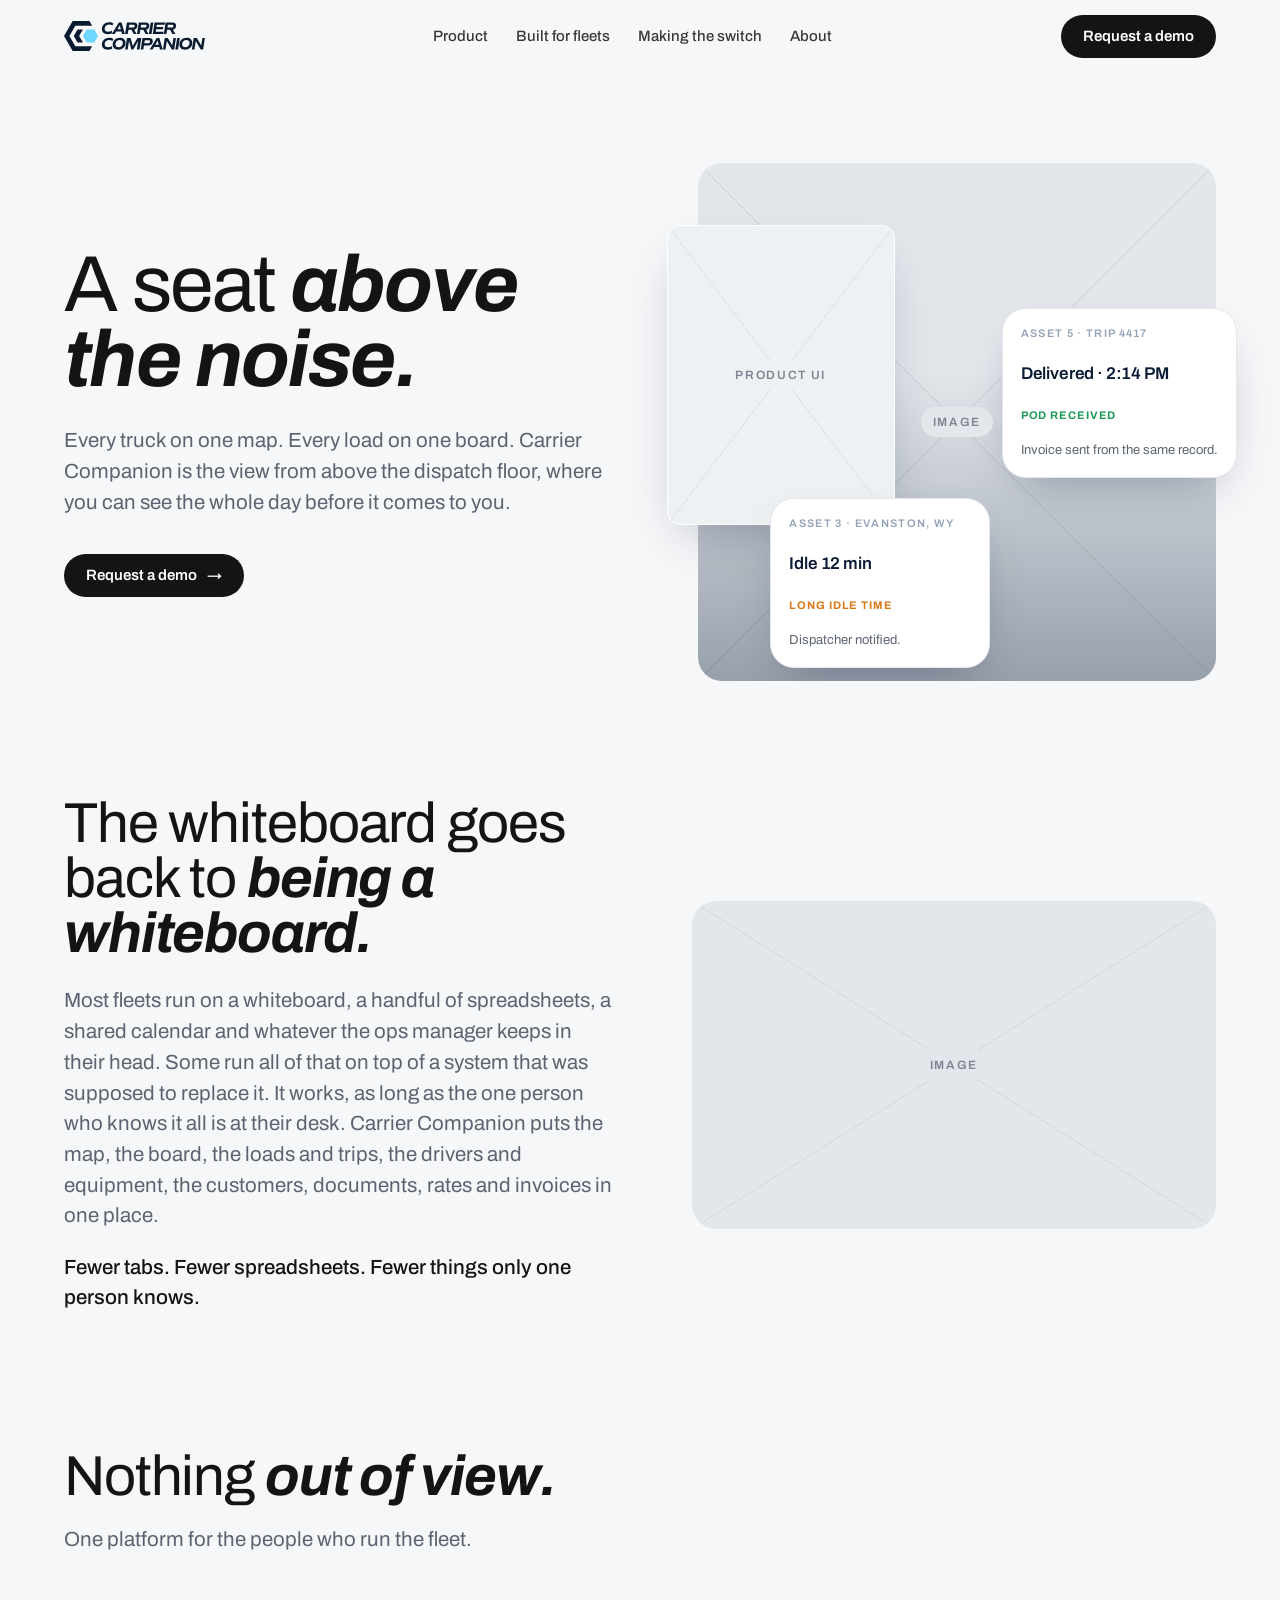
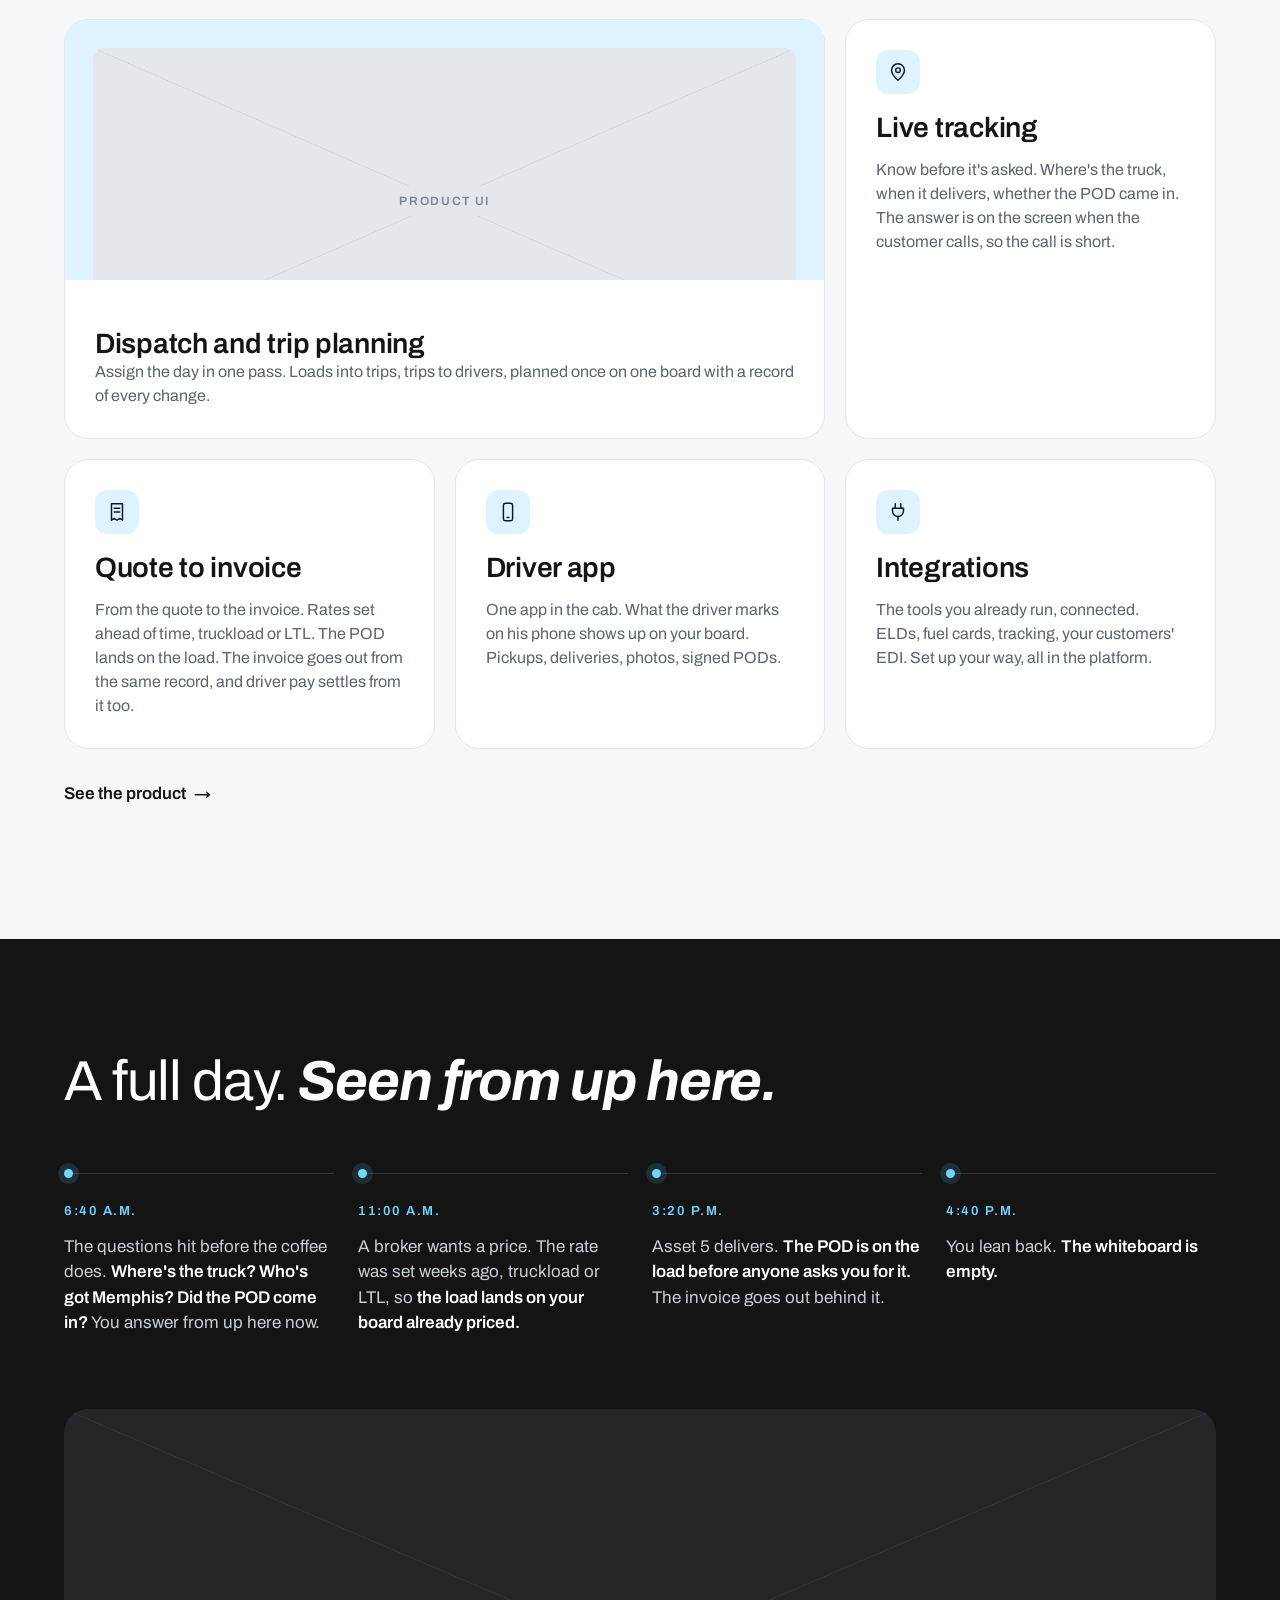
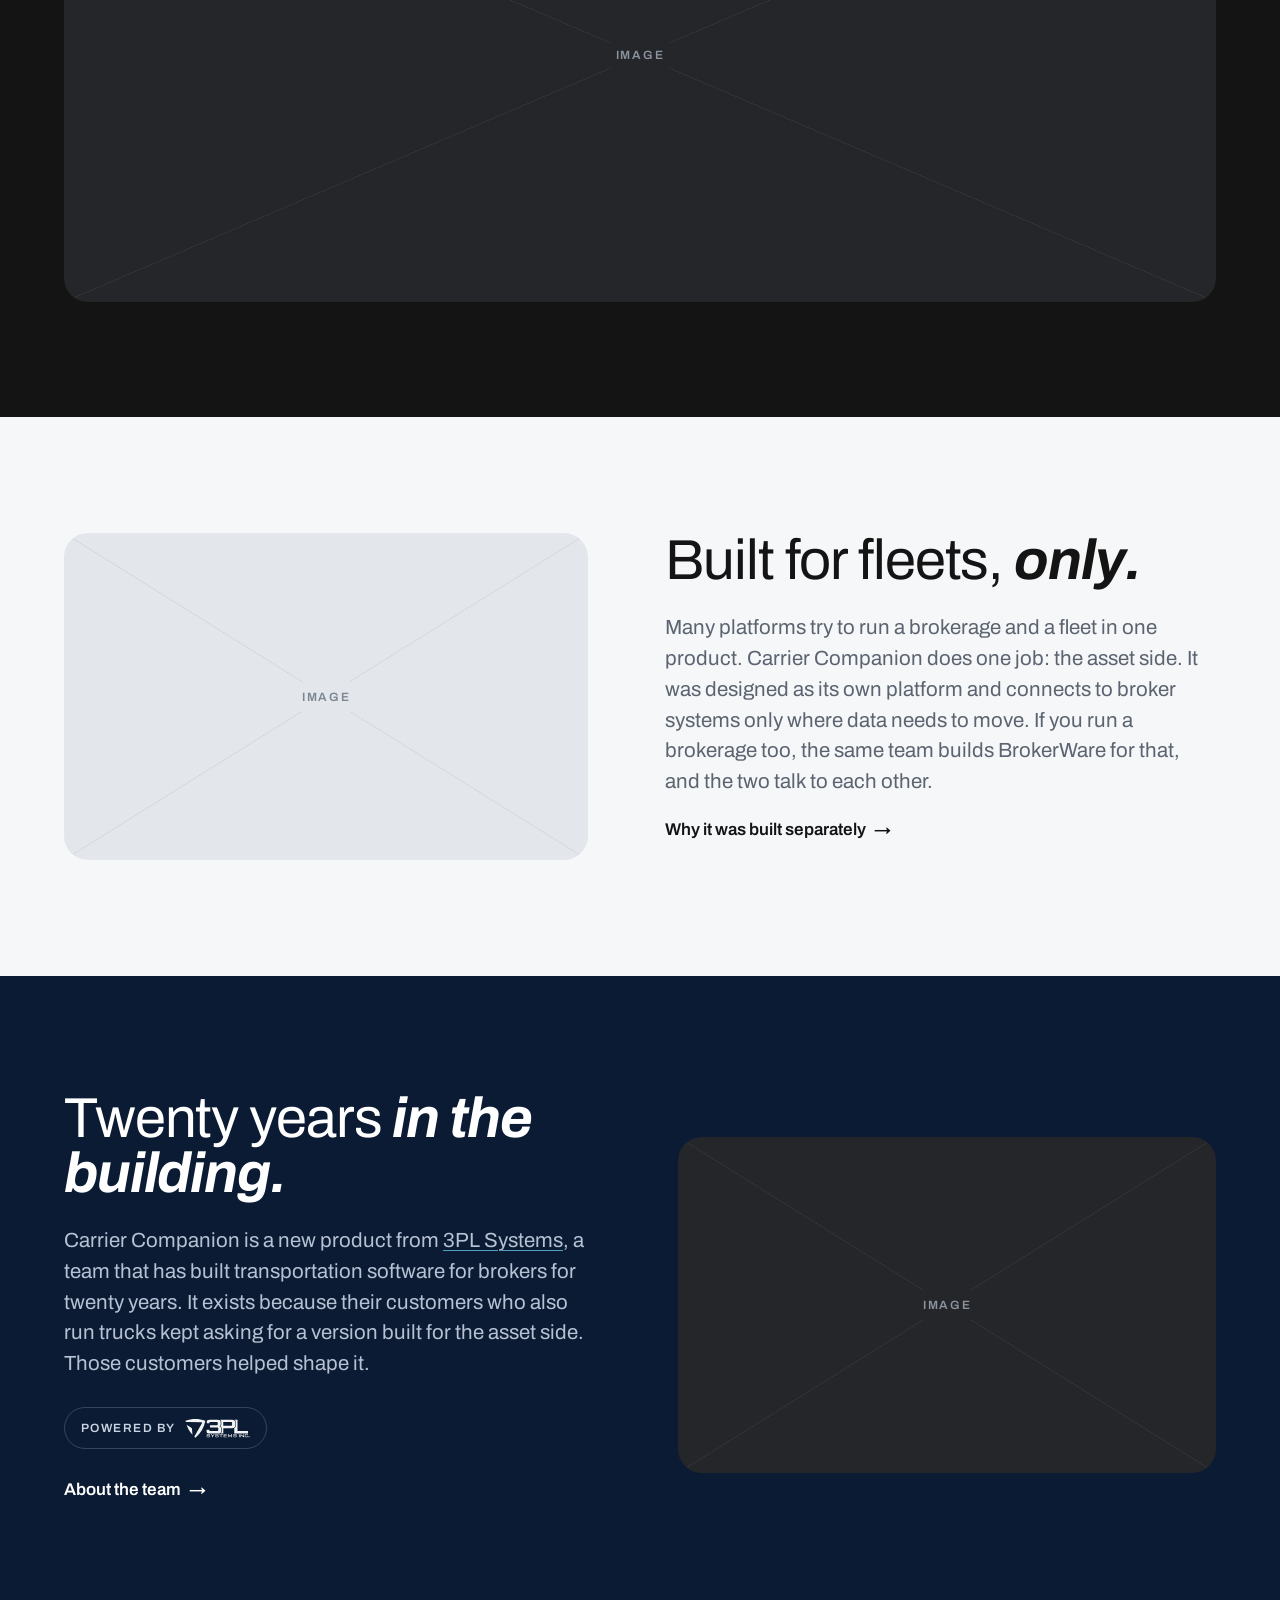
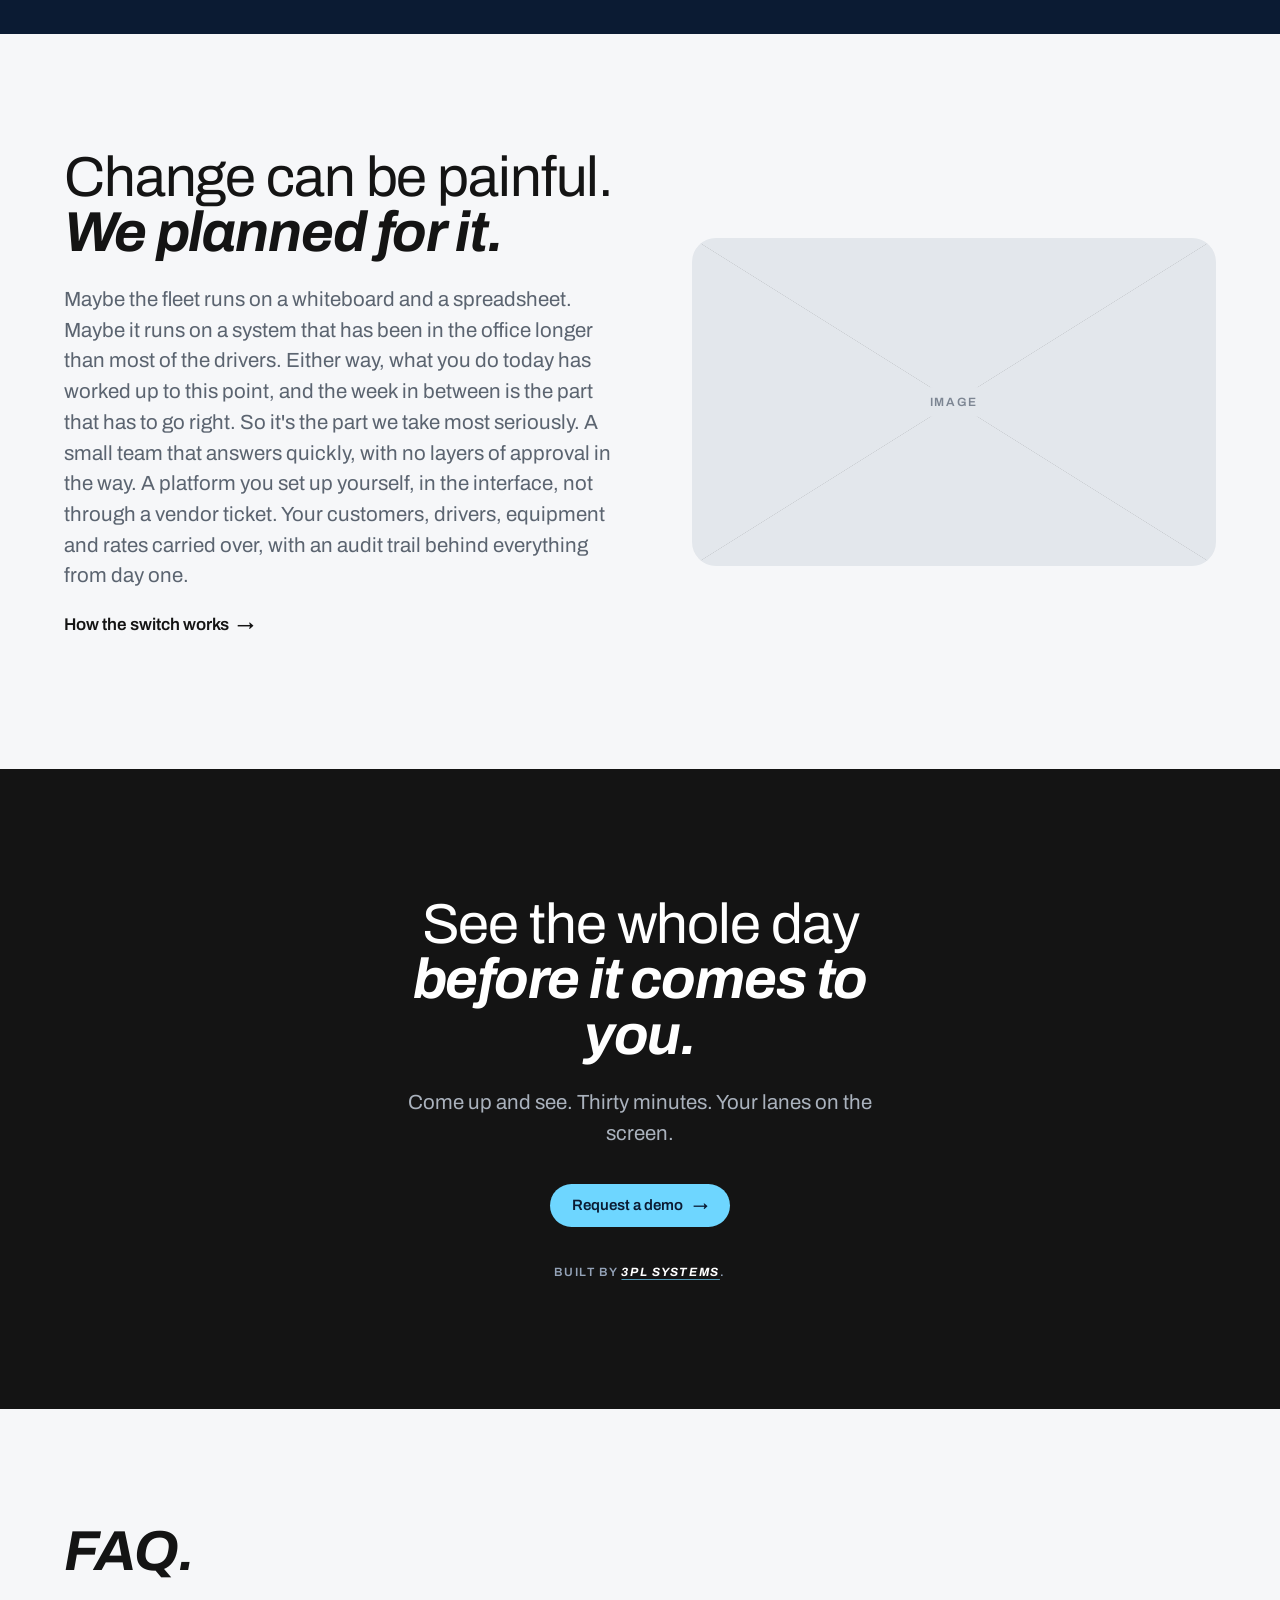
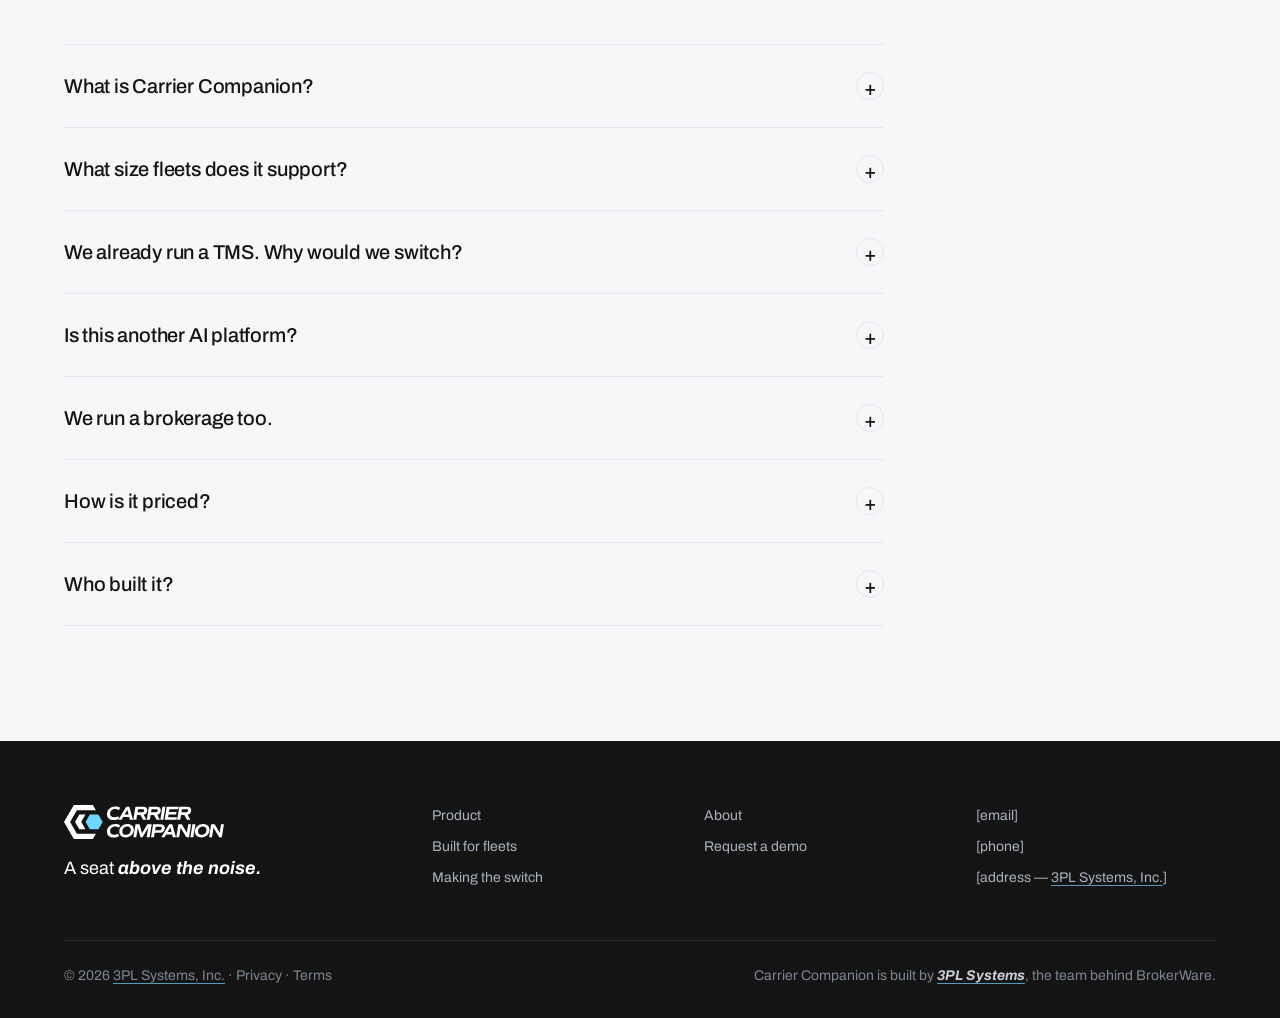
<file: index.html>
<!doctype html>
<html lang="en">
<head>
<meta charset="utf-8">
<meta name="viewport" content="width=device-width,initial-scale=1">
<title>Carrier Companion - A seat above the noise</title>
<meta name="description" content="A transportation management system built for fleets. Every truck on one map, every load on one board, from the team behind BrokerWare.">
<link rel="icon" href="assets/mark.svg" type="image/svg+xml">
<link rel="preconnect" href="https://fonts.googleapis.com"><link rel="preconnect" href="https://fonts.gstatic.com" crossorigin>
<link href="https://fonts.googleapis.com/css2?family=Archivo:ital,wght@0,400;0,500;0,600;0,700;1,600;1,700&display=swap" rel="stylesheet">
<link rel="stylesheet" href="css/site.css">
<meta property="og:title" content="Carrier Companion - A seat above the noise"><meta property="og:description" content="A transportation management system built for fleets. Every truck on one map, every load on one board, from the team behind BrokerWare.">
</head>
<body>
<header class="nav">
  <div class="container nav-inner">
    <a class="brand" href="./" aria-label="Carrier Companion home"><img src="assets/logo-light.svg" alt="Carrier Companion"></a>
    <nav class="nav-links" aria-label="Primary">
      <a href="product">Product</a>
      <a href="built-for-fleets">Built for fleets</a>
      <a href="switch">Making the switch</a>
      <a href="about">About</a>
    </nav>
    <div class="nav-cta">
      <a class="btn btn-primary" href="demo">Request a demo</a>
      <button class="nav-toggle" aria-label="Menu" aria-expanded="false"><span></span><span></span><span></span></button>
    </div>
  </div>
</header>
<main>

<section class="hero">
  <div class="container">
    <div class="hero-grid">
      <div>
        <h1>A seat <em>above the noise.</em></h1>
        <p class="lede">Every truck on one map. Every load on one board. Carrier Companion is the view from above the dispatch floor, where you can see the whole day before it comes to you.</p>
        <div class="hero-actions">
          <a class="btn btn-primary" href="demo">Request a demo <span class="arrow">→</span></a>
        </div>
      </div>
      <div class="hero-stage" aria-hidden="true">
        <div class="bg"><div class="ph" style="aspect-ratio:auto;width:100%;height:100%"><span>Image</span></div></div>
        <div class="glass g1 float" style="height:300px"><div class="ph" style="aspect-ratio:auto;width:100%;height:100%;border-radius:0"><span>Product UI</span></div></div>
        <div class="glass card g2 float d2"><div class="k">Asset 5 · Trip 4417</div><div class="v">Delivered · 2:14 PM</div><div class="ok">POD received</div><div class="s">Invoice sent from the same record.</div></div>
        <div class="glass card g3 float d3"><div class="k">Asset 3 · Evanston, WY</div><div class="v">Idle 12 min</div><div class="warn">Long idle time</div><div class="s">Dispatcher notified.</div></div>
      </div>
    </div>
  </div>
</section>

<section class="section">
  <div class="container split reveal">
    <div>
      <h2>The whiteboard goes back to <em>being a whiteboard.</em></h2>
      <p class="lede" style="margin-top:24px">Most fleets run on a whiteboard, a handful of spreadsheets, a shared calendar and whatever the ops manager keeps in their head. Some run all of that on top of a system that was supposed to replace it. It works, as long as the one person who knows it all is at their desk. Carrier Companion puts the map, the board, the loads and trips, the drivers and equipment, the customers, documents, rates and invoices in one place.</p>
      <p class="lede" style="color:var(--ink);font-weight:500">Fewer tabs. Fewer spreadsheets. Fewer things only one person knows.</p>
    </div>
    <div class="media"><div class="ph" style="aspect-ratio:16/10"><span>Image</span></div></div>
  </div>
</section>

<section class="section" style="padding-top:0">
  <div class="container">
    <div class="section-head reveal">
      <h2>Nothing <em>out of view.</em></h2>
      <p class="lede">One platform for the people who run the fleet.</p>
    </div>
    <div class="cards reveal">
      <article class="card visual span-2">
        <div class="shot"><div class="ph" style="aspect-ratio:16/7;border-radius:12px 12px 0 0"><span>Product UI</span></div></div>
        <div class="body"><h3>Dispatch and trip planning</h3><p>Assign the day in one pass. Loads into trips, trips to drivers, planned once on one board with a record of every change.</p></div>
      </article>
      <article class="card"><div class="icon"><svg viewBox="0 0 24 24" fill="none" stroke="currentColor" stroke-width="1.6" stroke-linecap="round" stroke-linejoin="round"><path d="M12 21s7-6.2 7-11a7 7 0 1 0-14 0c0 4.8 7 11 7 11z"/><circle cx="12" cy="10" r="2.5"/></svg></div><h3>Live tracking</h3><p>Know before it's asked. Where's the truck, when it delivers, whether the POD came in. The answer is on the screen when the customer calls, so the call is short.</p></article>
      <article class="card"><div class="icon"><svg viewBox="0 0 24 24" fill="none" stroke="currentColor" stroke-width="1.6" stroke-linecap="round" stroke-linejoin="round"><path d="M6 3h12v18l-3-2-3 2-3-2-3 2z"/><path d="M9 8h6M9 12h6"/></svg></div><h3>Quote to invoice</h3><p>From the quote to the invoice. Rates set ahead of time, truckload or LTL. The POD lands on the load. The invoice goes out from the same record, and driver pay settles from it too.</p></article>
      <article class="card"><div class="icon"><svg viewBox="0 0 24 24" fill="none" stroke="currentColor" stroke-width="1.6" stroke-linecap="round" stroke-linejoin="round"><rect x="7" y="2.5" width="10" height="19" rx="2.5"/><path d="M11 18h2"/></svg></div><h3>Driver app</h3><p>One app in the cab. What the driver marks on his phone shows up on your board. Pickups, deliveries, photos, signed PODs.</p></article>
      <article class="card"><div class="icon"><svg viewBox="0 0 24 24" fill="none" stroke="currentColor" stroke-width="1.6" stroke-linecap="round" stroke-linejoin="round"><path d="M9 3v5M15 3v5M6 8h12v3a6 6 0 0 1-12 0z"/><path d="M12 17v4"/></svg></div><h3>Integrations</h3><p>The tools you already run, connected. ELDs, fuel cards, tracking, your customers' EDI. Set up your way, all in the platform.</p></article>
    </div>
    <p style="margin-top:32px"><a class="link" href="product">See the product <span class="arrow">→</span></a></p>
  </div>
</section>

<section class="section dark">
  <div class="container">
    <div class="section-head reveal">
      <h2>A full day. <em>Seen from up here.</em></h2>
    </div>
    <div class="timeline reveal">
      <div class="tick"><div class="t">6:40 a.m.</div><p>The questions hit before the coffee does. <b>Where's the truck? Who's got Memphis? Did the POD come in?</b> You answer from up here now.</p></div>
      <div class="tick"><div class="t">11:00 a.m.</div><p>A broker wants a price. The rate was set weeks ago, truckload or LTL, so <b>the load lands on your board already priced.</b></p></div>
      <div class="tick"><div class="t">3:20 p.m.</div><p>Asset 5 delivers. <b>The POD is on the load before anyone asks you for it.</b> The invoice goes out behind it.</p></div>
      <div class="tick"><div class="t">4:40 p.m.</div><p>You lean back. <b>The whiteboard is empty.</b></p></div>
    </div>
    <div class="media reveal" style="margin-top:56px"><div class="ph ph-dark" style="aspect-ratio:21/9"><span>Image</span></div></div>
  </div>
</section>

<section class="section">
  <div class="container split reverse reveal">
    <div>
      <h2>Built for fleets, <em>only.</em></h2>
      <p class="lede" style="margin-top:24px">Many platforms try to run a brokerage and a fleet in one product. Carrier Companion does one job: the asset side. It was designed as its own platform and connects to broker systems only where data needs to move. If you run a brokerage too, the same team builds BrokerWare for that, and the two talk to each other.</p>
      <p><a class="link" href="built-for-fleets">Why it was built separately <span class="arrow">→</span></a></p>
    </div>
    <div class="media"><div class="ph" style="aspect-ratio:16/10"><span>Image</span></div></div>
  </div>
</section>

<section class="section navy">
  <div class="container lineage reveal">
    <div>
      <h2>Twenty years <em>in the building.</em></h2>
      <p class="lede" style="margin-top:24px">Carrier Companion is a new product from <a class="ext" href="https://3plsystems.com/" rel="noopener">3PL Systems</a>, a team that has built transportation software for brokers for twenty years. It exists because their customers who also run trucks kept asking for a version built for the asset side. Those customers helped shape it.</p>
      <p style="margin:28px 0 0"><span class="stamp">Powered by <a href="https://3plsystems.com/" rel="noopener" aria-label="3PL Systems"><img class="stamp-logo" src="assets/3pl-systems-white.svg" alt="3PL Systems"></a></span></p>
      <p style="margin-top:28px"><a class="link" href="about">About the team <span class="arrow">→</span></a></p>
    </div>
    <div class="media"><div class="ph ph-dark" style="aspect-ratio:16/10"><span>Image</span></div></div>
  </div>
</section>

<section class="section">
  <div class="container split reveal">
    <div>
      <h2>Change can be painful. <em>We planned for it.</em></h2>
      <p class="lede" style="margin-top:24px">Maybe the fleet runs on a whiteboard and a spreadsheet. Maybe it runs on a system that has been in the office longer than most of the drivers. Either way, what you do today has worked up to this point, and the week in between is the part that has to go right. So it's the part we take most seriously. A small team that answers quickly, with no layers of approval in the way. A platform you set up yourself, in the interface, not through a vendor ticket. Your customers, drivers, equipment and rates carried over, with an audit trail behind everything from day one.</p>
      <p><a class="link" href="switch">How the switch works <span class="arrow">→</span></a></p>
    </div>
    <div class="media"><div class="ph" style="aspect-ratio:16/10"><span>Image</span></div></div>
  </div>
</section>

<section class="band dark">
  <div class="container reveal">
    <h2>See the whole day <em>before it comes to you.</em></h2>
    <p class="lede">Come up and see. Thirty minutes. Your lanes on the screen.</p>
    <a class="btn btn-sky" href="demo">Request a demo <span class="arrow">→</span></a>
    <div class="hallmark">Built by <b><a class="ext" href="https://3plsystems.com/" rel="noopener">3PL Systems</a></b>.</div>
  </div>
</section>

<section class="section">
  <div class="container">
    <div class="section-head reveal">
      <h2><em>FAQ.</em></h2>
    </div>
    <div class="faq reveal">
      <details><summary>What is Carrier Companion? <span class="plus">+</span></summary><div class="a">A transportation management system for asset-based fleets, five trucks and up. It's built for the office side: dispatch, office managers, coordinators, planners. The map, the board, the loads and trips, drivers and equipment, customers, documents, rates and invoices, in one place.</div></details>
      <details><summary>What size fleets does it support? <span class="plus">+</span></summary><div class="a">From 5 trucks to 500 trucks. Carrier Companion is built to help you manage growth and simplify operations regardless of size.</div></details>
      <details><summary>We already run a TMS. Why would we switch? <span class="plus">+</span></summary><div class="a">Most fleets that talk to us do. The question is what the office does around it: the spreadsheets, the whiteboard, the report only one person can pull. If that list is long, that's the conversation worth having.</div></details>
      <details><summary>Is this another AI platform? <span class="plus">+</span></summary><div class="a">No. Where it helps, the platform is automated: matching available trucks to unassigned loads and pricing the match from your own rates.</div></details>
      <details><summary>We run a brokerage too. <span class="plus">+</span></summary><div class="a">Each division on its own tool. The brokerage on BrokerWare, the fleet on Carrier Companion, connected where the data has to move. Same team builds both.</div></details>
      <details><summary>How is it priced? <span class="plus">+</span></summary><div class="a">By the trip, not by the seat. Add people to the office without adding to the bill. We'll walk through the numbers on the first call.</div></details>
      <details><summary>Who built it? <span class="plus">+</span></summary><div class="a"><a class="ext" href="https://3plsystems.com/" rel="noopener">3PL Systems</a>, a team that has built transportation software for brokers for twenty years. Their customers who also run trucks asked for a version built for the asset side, and helped shape it.</div></details>
    </div>
  </div>
</section>

</main>
<footer class="footer">
  <div class="container">
    <div class="footer-grid">
      <div>
        <a class="brand" href="./" aria-label="Carrier Companion home"><img src="assets/logo-dark.svg" alt="Carrier Companion"></a>
        <p class="tag">A seat <em>above the noise.</em></p>
      </div>
      <div>
        <ul><li><a href="product">Product</a></li><li><a href="built-for-fleets">Built for fleets</a></li><li><a href="switch">Making the switch</a></li></ul>
      </div>
      <div>
        <ul><li><a href="about">About</a></li><li><a href="demo">Request a demo</a></li></ul>
      </div>
      <div>
        <ul><li>[email]</li><li>[phone]</li><li>[address — <a class="ext" href="https://3plsystems.com/" rel="noopener">3PL Systems, Inc.</a>]</li></ul>
      </div>
    </div>
    <div class="footer-bottom">
      <div>© 2026 <a class="ext" href="https://3plsystems.com/" rel="noopener">3PL Systems, Inc.</a> · <a href="#">Privacy</a> · <a href="#">Terms</a></div>
      <div class="hallmark">Carrier Companion is built by <b><a class="ext" href="https://3plsystems.com/" rel="noopener">3PL Systems</a></b>, the team behind BrokerWare.</div>
    </div>
  </div>
</footer>
<script src="js/site.js"></script>
</body>
</html>
</file>
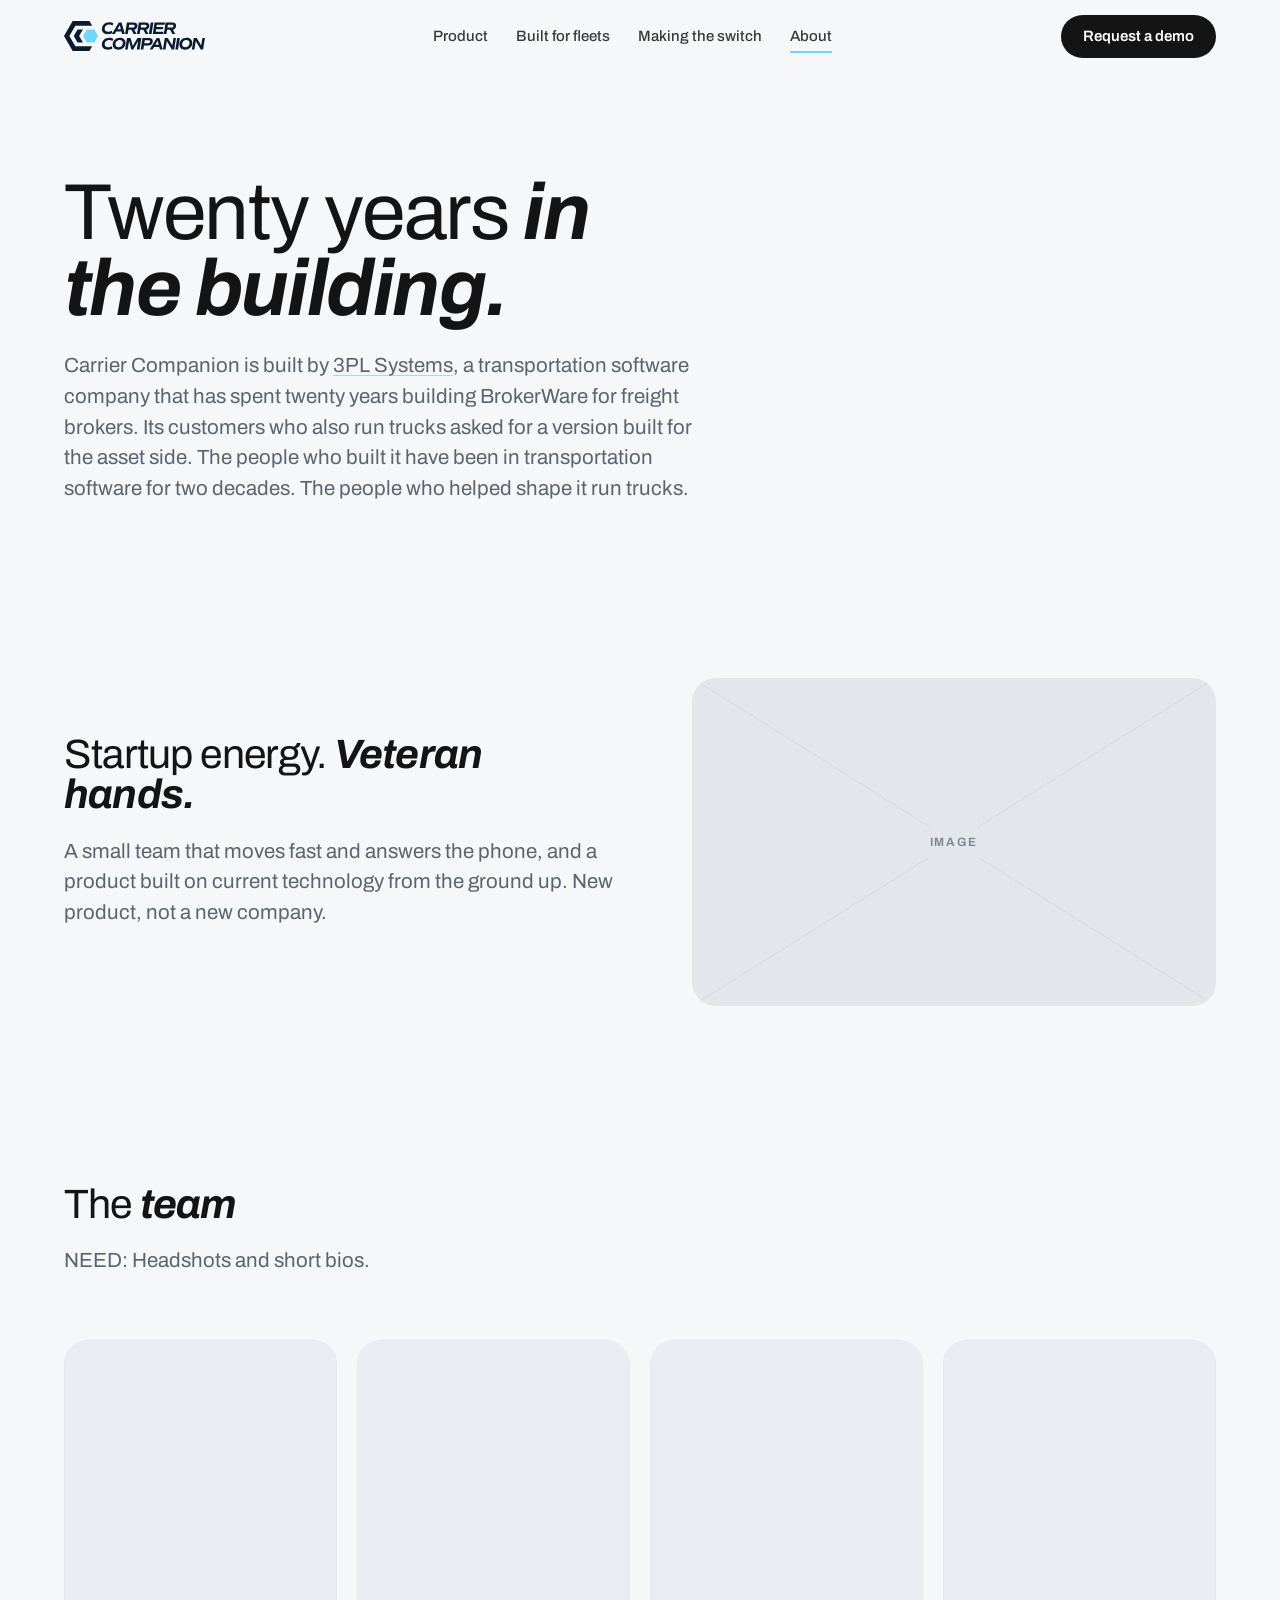
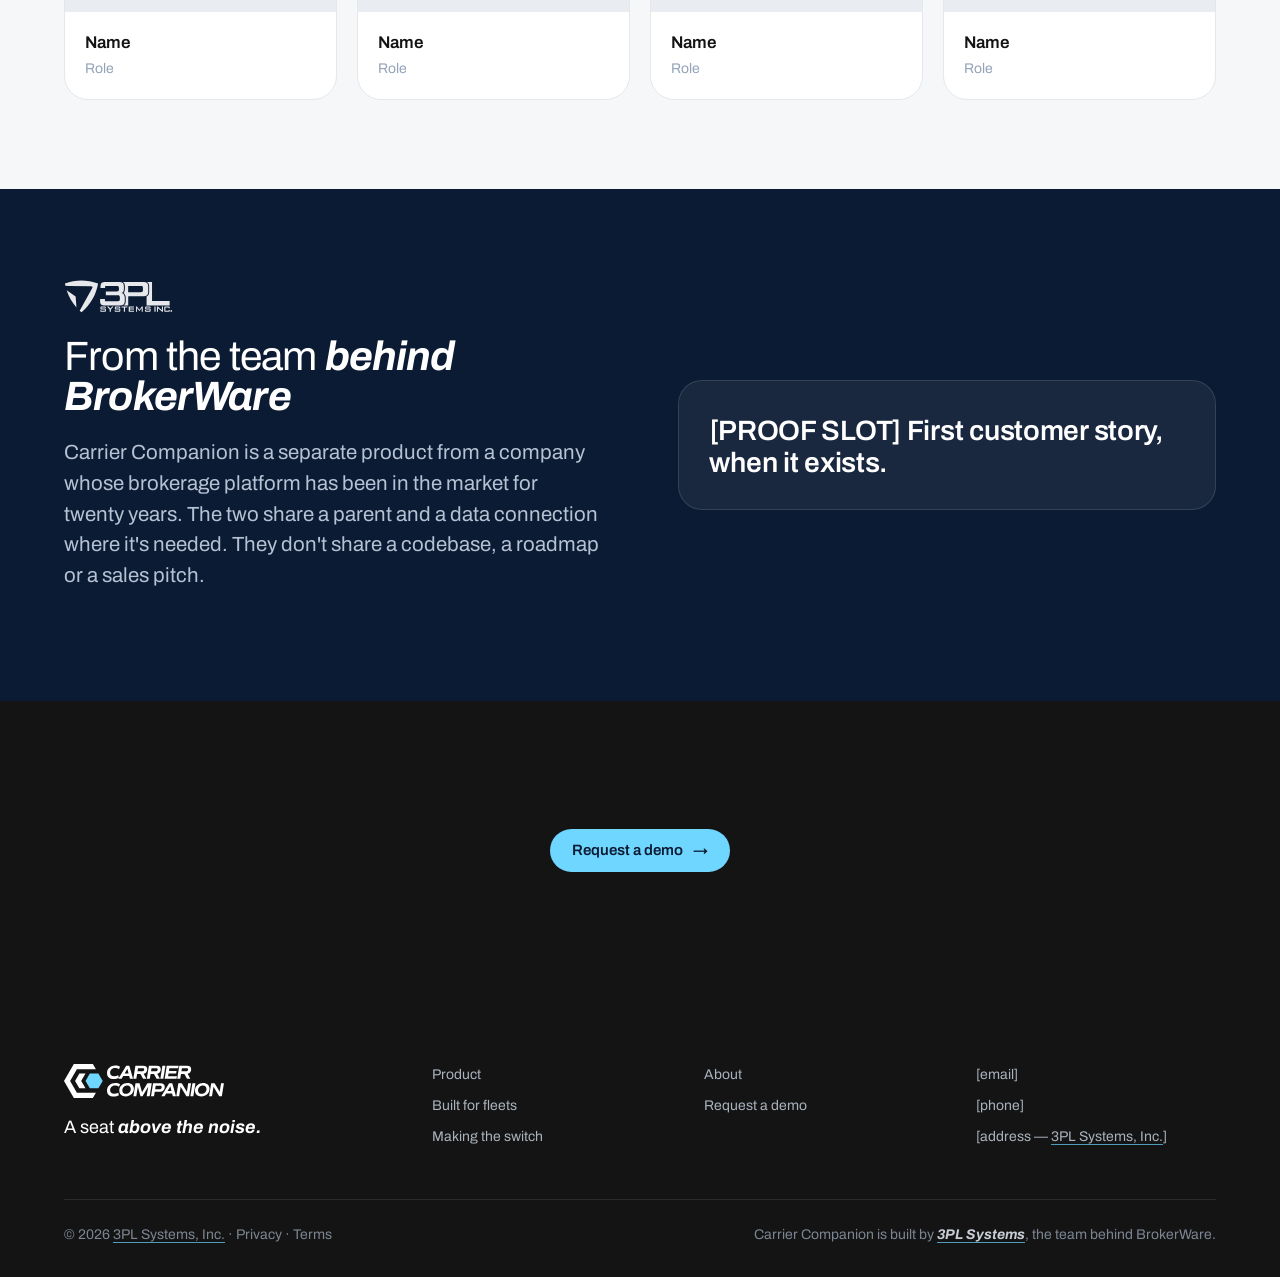
<file: about.html>
<!doctype html>
<html lang="en">
<head>
<meta charset="utf-8">
<meta name="viewport" content="width=device-width,initial-scale=1">
<title>About - Carrier Companion</title>
<meta name="description" content="A new product from 3PL Systems, twenty years into building transportation software, shaped by customers who run trucks.">
<link rel="icon" href="assets/mark.svg" type="image/svg+xml">
<link rel="preconnect" href="https://fonts.googleapis.com"><link rel="preconnect" href="https://fonts.gstatic.com" crossorigin>
<link href="https://fonts.googleapis.com/css2?family=Archivo:ital,wght@0,400;0,500;0,600;0,700;1,600;1,700&display=swap" rel="stylesheet">
<link rel="stylesheet" href="css/site.css">
<meta property="og:title" content="About - Carrier Companion"><meta property="og:description" content="A new product from 3PL Systems, twenty years into building transportation software, shaped by customers who run trucks.">
</head>
<body>
<header class="nav">
  <div class="container nav-inner">
    <a class="brand" href="./" aria-label="Carrier Companion home"><img src="assets/logo-light.svg" alt="Carrier Companion"></a>
    <nav class="nav-links" aria-label="Primary">
      <a href="product">Product</a>
      <a href="built-for-fleets">Built for fleets</a>
      <a href="switch">Making the switch</a>
      <a href="about" aria-current="page">About</a>
    </nav>
    <div class="nav-cta">
      <a class="btn btn-primary" href="demo">Request a demo</a>
      <button class="nav-toggle" aria-label="Menu" aria-expanded="false"><span></span><span></span><span></span></button>
    </div>
  </div>
</header>
<main>

<section class="page-hero">
  <div class="container">
    <h1>Twenty years <em>in the building.</em></h1>
    <p class="lede">Carrier Companion is built by <a class="ext" href="https://3plsystems.com/" rel="noopener">3PL Systems</a>, a transportation software company that has spent twenty years building BrokerWare for freight brokers. Its customers who also run trucks asked for a version built for the asset side. The people who built it have been in transportation software for two decades. The people who helped shape it run trucks.</p>
  </div>
</section>
<section class="section-tight"><div class="container split reveal">
  <div><h2 style="font-size:clamp(28px,3.2vw,44px)">Startup energy. <em>Veteran hands.</em></h2><p class="lede" style="margin-top:20px">A small team that moves fast and answers the phone, and a product built on current technology from the ground up. New product, not a new company.</p></div>
  <div class="media"><div class="ph" style="aspect-ratio:16/10"><span>Image</span></div></div>
</div></section>
<section class="section-tight"><div class="container">
  <div class="section-head reveal"><h2 style="font-size:clamp(28px,3.2vw,44px)">The <em>team</em></h2><p class="lede">NEED: Headshots and short bios.</p></div>
  <div class="team reveal">
    <div class="person"><div class="ph-box"></div><div class="b"><b>Name</b><span>Role</span></div></div>
    <div class="person"><div class="ph-box"></div><div class="b"><b>Name</b><span>Role</span></div></div>
    <div class="person"><div class="ph-box"></div><div class="b"><b>Name</b><span>Role</span></div></div>
    <div class="person"><div class="ph-box"></div><div class="b"><b>Name</b><span>Role</span></div></div>
  </div>
</div></section>
<section class="section-tight navy"><div class="container lineage reveal">
  <div><a href="https://3plsystems.com/" rel="noopener" aria-label="3PL Systems"><img class="lineage-logo lg" src="assets/3pl-systems-white.svg" alt="3PL Systems"></a><h2 style="font-size:clamp(28px,3.2vw,44px)">From the team <em>behind BrokerWare</em></h2><p class="lede" style="margin-top:20px">Carrier Companion is a separate product from a company whose brokerage platform has been in the market for twenty years. The two share a parent and a data connection where it's needed. They don't share a codebase, a roadmap or a sales pitch.</p></div>
  <div class="card" style="background:rgba(255,255,255,.06);border-color:rgba(255,255,255,.12)"><h3 style="color:#fff">[PROOF SLOT] First customer story, when it exists.</h3></div>
</div></section>
<section class="band dark">
  <div class="container reveal">
    <a class="btn btn-sky" href="demo">Request a demo <span class="arrow">→</span></a>
  </div>
</section>

</main>
<footer class="footer">
  <div class="container">
    <div class="footer-grid">
      <div>
        <a class="brand" href="./" aria-label="Carrier Companion home"><img src="assets/logo-dark.svg" alt="Carrier Companion"></a>
        <p class="tag">A seat <em>above the noise.</em></p>
      </div>
      <div>
        <ul><li><a href="product">Product</a></li><li><a href="built-for-fleets">Built for fleets</a></li><li><a href="switch">Making the switch</a></li></ul>
      </div>
      <div>
        <ul><li><a href="about">About</a></li><li><a href="demo">Request a demo</a></li></ul>
      </div>
      <div>
        <ul><li>[email]</li><li>[phone]</li><li>[address — <a class="ext" href="https://3plsystems.com/" rel="noopener">3PL Systems, Inc.</a>]</li></ul>
      </div>
    </div>
    <div class="footer-bottom">
      <div>© 2026 <a class="ext" href="https://3plsystems.com/" rel="noopener">3PL Systems, Inc.</a> · <a href="#">Privacy</a> · <a href="#">Terms</a></div>
      <div class="hallmark">Carrier Companion is built by <b><a class="ext" href="https://3plsystems.com/" rel="noopener">3PL Systems</a></b>, the team behind BrokerWare.</div>
    </div>
  </div>
</footer>
<script src="js/site.js"></script>
</body>
</html>
</file>
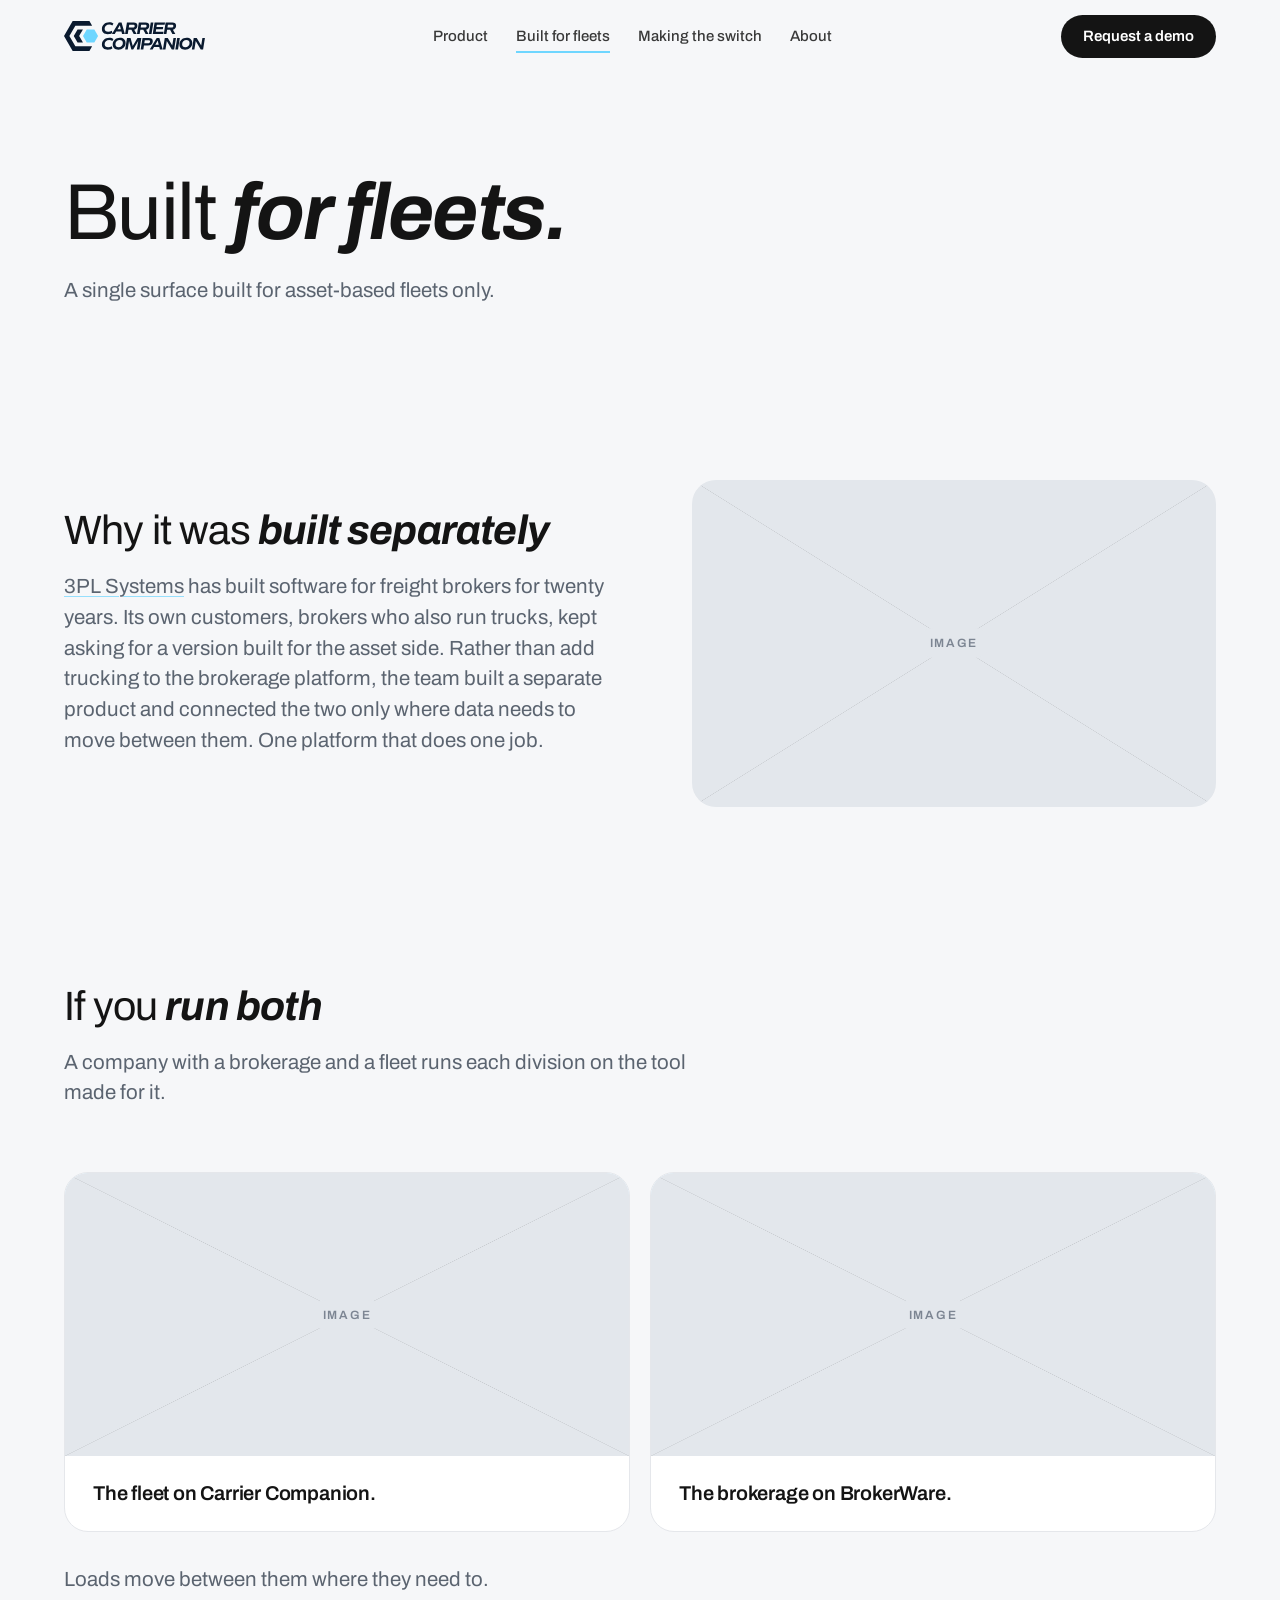
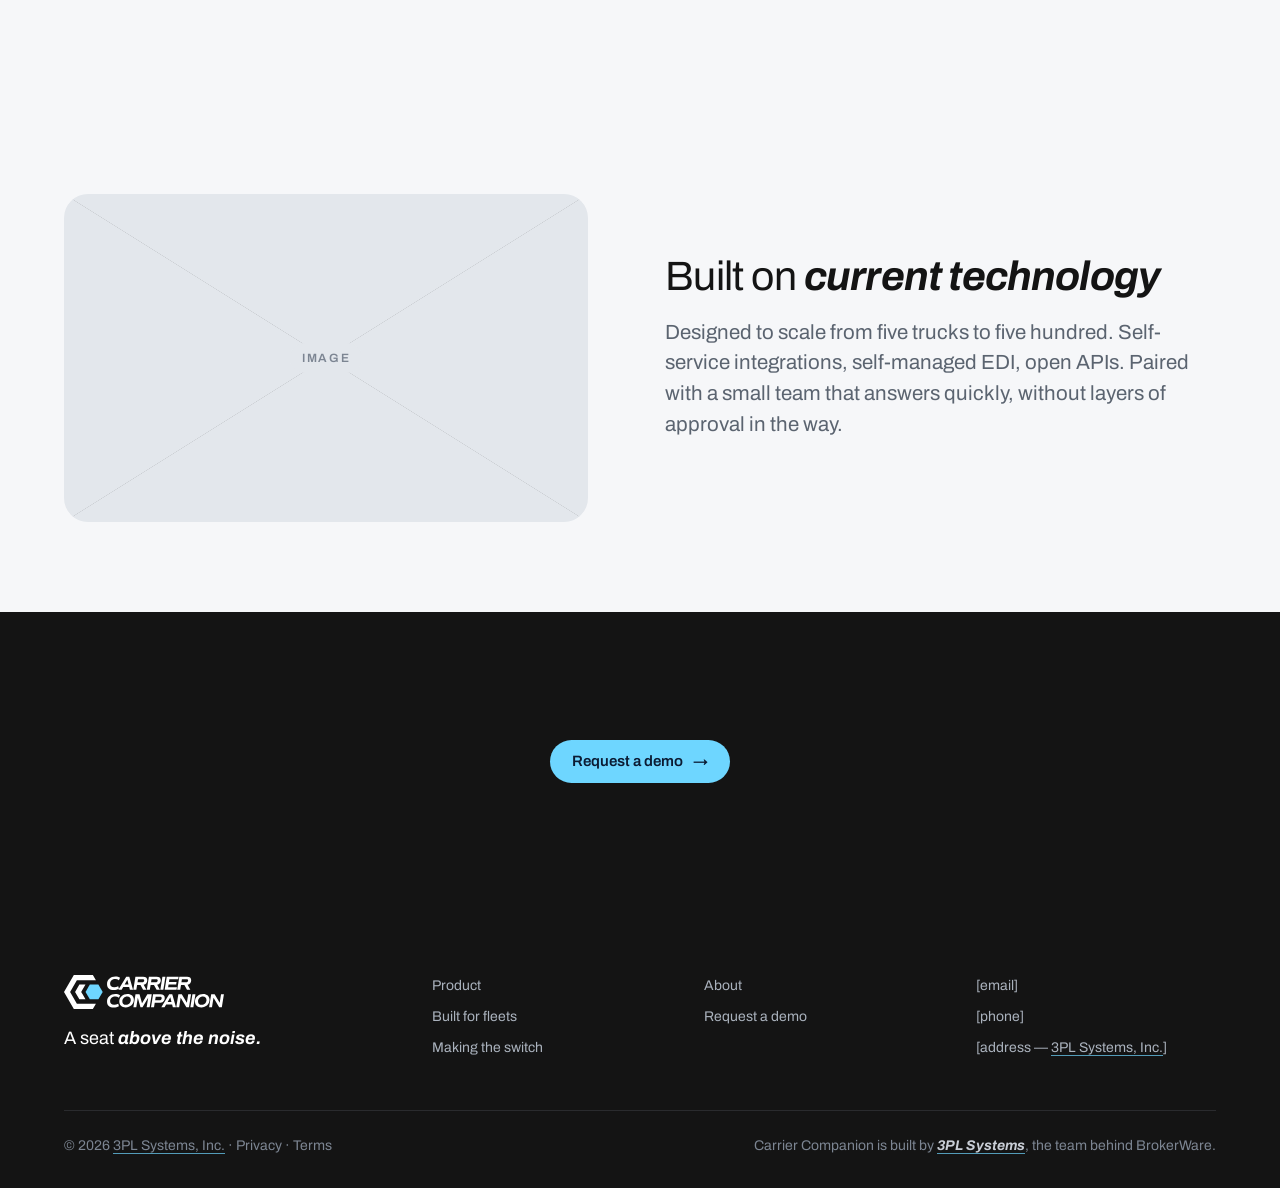
<file: built-for-fleets.html>
<!doctype html>
<html lang="en">
<head>
<meta charset="utf-8">
<meta name="viewport" content="width=device-width,initial-scale=1">
<title>Built for fleets - Carrier Companion</title>
<meta name="description" content="One platform for one job: running the fleet. Built separately from the brokerage side, connected only where data needs to move.">
<link rel="icon" href="assets/mark.svg" type="image/svg+xml">
<link rel="preconnect" href="https://fonts.googleapis.com"><link rel="preconnect" href="https://fonts.gstatic.com" crossorigin>
<link href="https://fonts.googleapis.com/css2?family=Archivo:ital,wght@0,400;0,500;0,600;0,700;1,600;1,700&display=swap" rel="stylesheet">
<link rel="stylesheet" href="css/site.css">
<meta property="og:title" content="Built for fleets - Carrier Companion"><meta property="og:description" content="One platform for one job: running the fleet. Built separately from the brokerage side, connected only where data needs to move.">
</head>
<body>
<header class="nav">
  <div class="container nav-inner">
    <a class="brand" href="./" aria-label="Carrier Companion home"><img src="assets/logo-light.svg" alt="Carrier Companion"></a>
    <nav class="nav-links" aria-label="Primary">
      <a href="product">Product</a>
      <a href="built-for-fleets" aria-current="page">Built for fleets</a>
      <a href="switch">Making the switch</a>
      <a href="about">About</a>
    </nav>
    <div class="nav-cta">
      <a class="btn btn-primary" href="demo">Request a demo</a>
      <button class="nav-toggle" aria-label="Menu" aria-expanded="false"><span></span><span></span><span></span></button>
    </div>
  </div>
</header>
<main>

<section class="page-hero">
  <div class="container">
    <h1>Built <em>for fleets.</em></h1>
    <p class="lede">A single surface built for asset-based fleets only.</p>
  </div>
</section>
<section class="section-tight"><div class="container split reveal">
  <div><h2 style="font-size:clamp(28px,3.2vw,44px)">Why it was <em>built separately</em></h2><p class="lede" style="margin-top:20px"><a class="ext" href="https://3plsystems.com/" rel="noopener">3PL Systems</a> has built software for freight brokers for twenty years. Its own customers, brokers who also run trucks, kept asking for a version built for the asset side. Rather than add trucking to the brokerage platform, the team built a separate product and connected the two only where data needs to move between them. One platform that does one job.</p></div>
  <div class="media"><div class="ph" style="aspect-ratio:16/10"><span>Image</span></div></div>
</div></section>
<section class="section-tight"><div class="container">
  <div class="section-head reveal"><h2 style="font-size:clamp(28px,3.2vw,44px)">If you <em>run both</em></h2><p class="lede">A company with a brokerage and a fleet runs each division on the tool made for it.</p></div>
  <div class="panels reveal">
    <div class="panel"><div class="art"><div class="ph" style="aspect-ratio:auto;width:100%;height:100%;border-radius:0"><span>Image</span></div></div><div class="body"><h3>The fleet on Carrier Companion.</h3></div></div>
    <div class="panel"><div class="art"><div class="ph" style="aspect-ratio:auto;width:100%;height:100%;border-radius:0"><span>Image</span></div></div><div class="body"><h3>The brokerage on BrokerWare.</h3></div></div>
  </div>
  <p class="lede" style="margin-top:32px">Loads move between them where they need to.</p>
</div></section>
<section class="section-tight"><div class="container split reverse reveal">
  <div><h2 style="font-size:clamp(28px,3.2vw,44px)">Built on <em>current technology</em></h2><p class="lede" style="margin-top:20px">Designed to scale from five trucks to five hundred. Self-service integrations, self-managed EDI, open APIs. Paired with a small team that answers quickly, without layers of approval in the way.</p></div>
  <div class="media"><div class="ph" style="aspect-ratio:16/10"><span>Image</span></div></div>
</div></section>
<section class="band dark">
  <div class="container reveal">
    <a class="btn btn-sky" href="demo">Request a demo <span class="arrow">→</span></a>
  </div>
</section>

</main>
<footer class="footer">
  <div class="container">
    <div class="footer-grid">
      <div>
        <a class="brand" href="./" aria-label="Carrier Companion home"><img src="assets/logo-dark.svg" alt="Carrier Companion"></a>
        <p class="tag">A seat <em>above the noise.</em></p>
      </div>
      <div>
        <ul><li><a href="product">Product</a></li><li><a href="built-for-fleets">Built for fleets</a></li><li><a href="switch">Making the switch</a></li></ul>
      </div>
      <div>
        <ul><li><a href="about">About</a></li><li><a href="demo">Request a demo</a></li></ul>
      </div>
      <div>
        <ul><li>[email]</li><li>[phone]</li><li>[address — <a class="ext" href="https://3plsystems.com/" rel="noopener">3PL Systems, Inc.</a>]</li></ul>
      </div>
    </div>
    <div class="footer-bottom">
      <div>© 2026 <a class="ext" href="https://3plsystems.com/" rel="noopener">3PL Systems, Inc.</a> · <a href="#">Privacy</a> · <a href="#">Terms</a></div>
      <div class="hallmark">Carrier Companion is built by <b><a class="ext" href="https://3plsystems.com/" rel="noopener">3PL Systems</a></b>, the team behind BrokerWare.</div>
    </div>
  </div>
</footer>
<script src="js/site.js"></script>
</body>
</html>
</file>
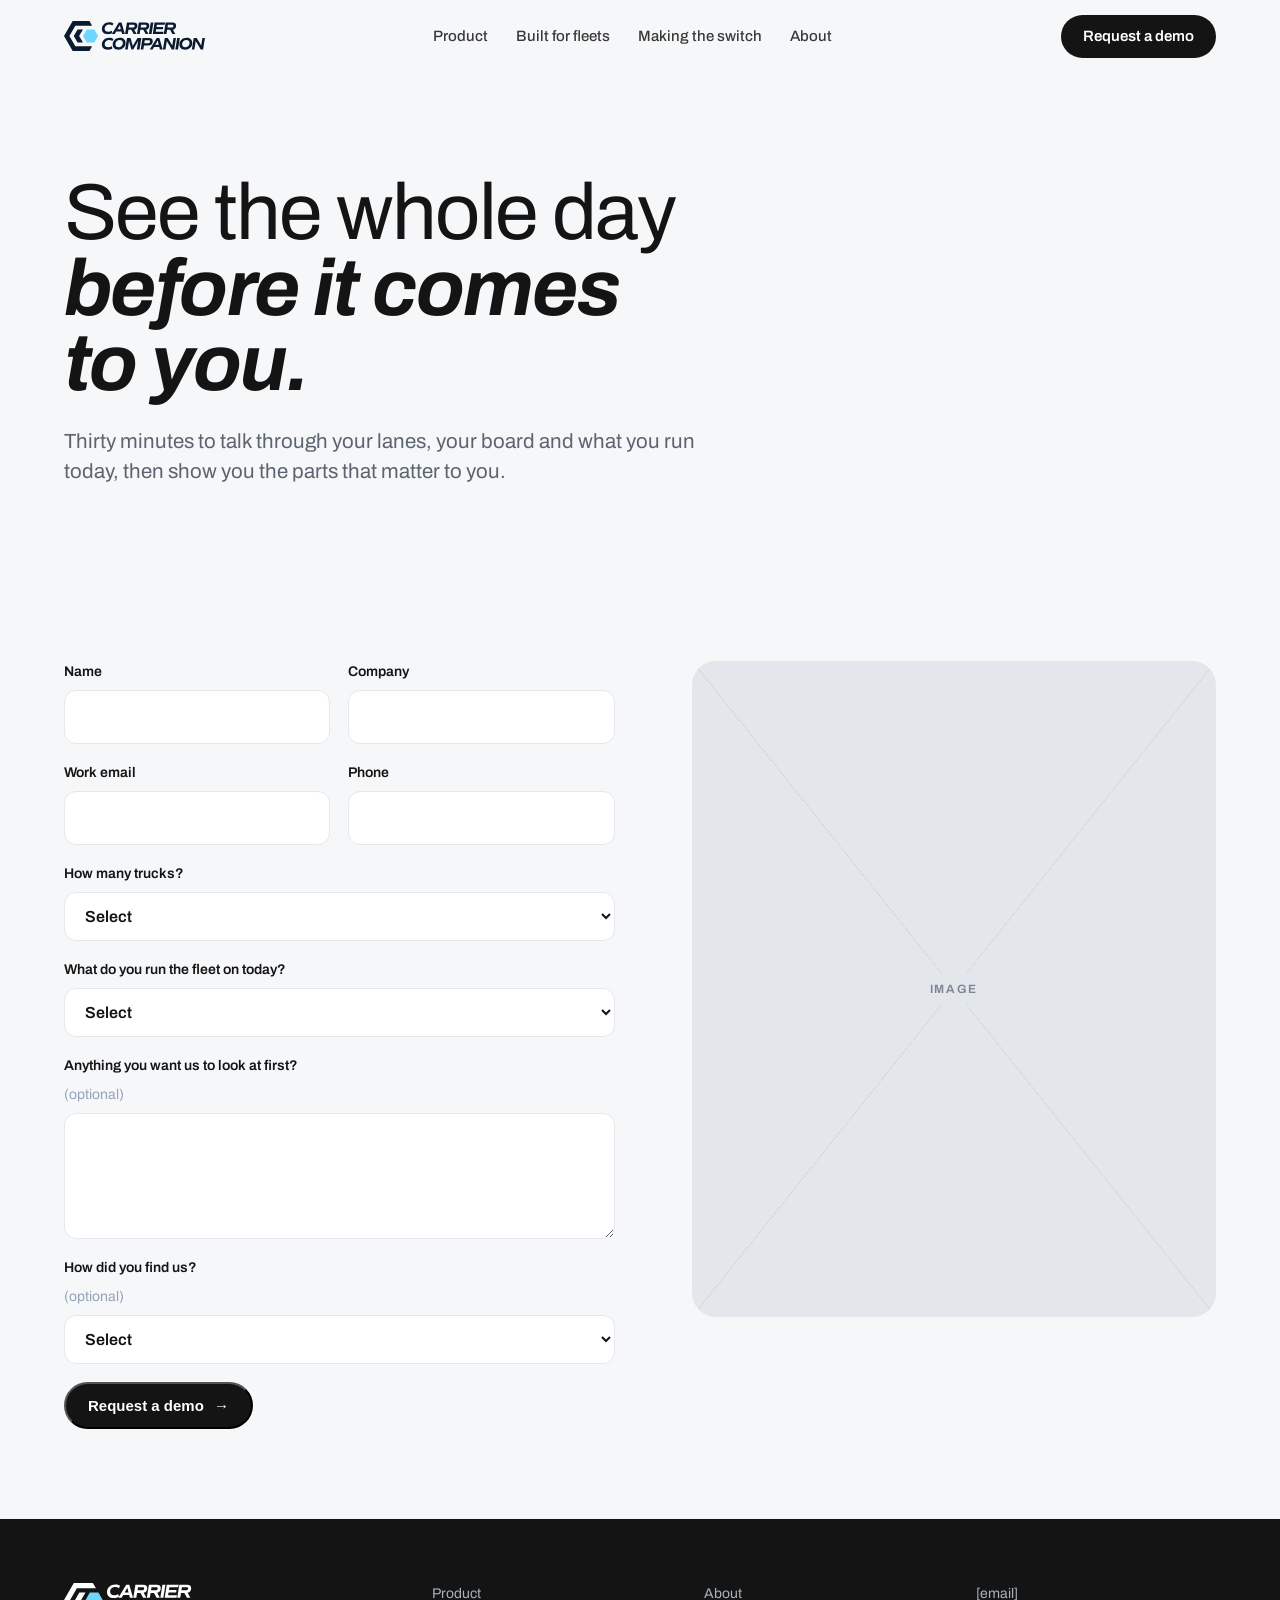
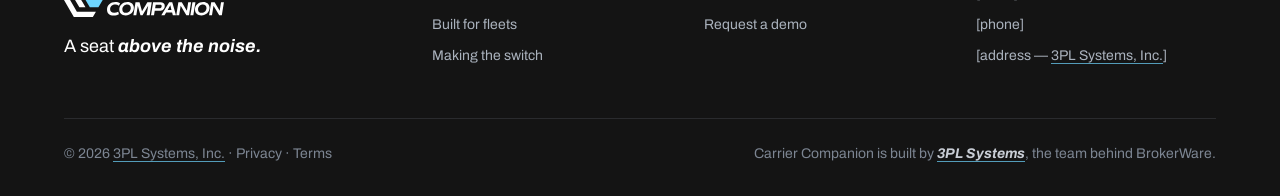
<file: demo.html>
<!doctype html>
<html lang="en">
<head>
<meta charset="utf-8">
<meta name="viewport" content="width=device-width,initial-scale=1">
<title>Request a demo - Carrier Companion</title>
<meta name="description" content="Thirty minutes on the phone. Your lanes, your board, your questions.">
<link rel="icon" href="assets/mark.svg" type="image/svg+xml">
<link rel="preconnect" href="https://fonts.googleapis.com"><link rel="preconnect" href="https://fonts.gstatic.com" crossorigin>
<link href="https://fonts.googleapis.com/css2?family=Archivo:ital,wght@0,400;0,500;0,600;0,700;1,600;1,700&display=swap" rel="stylesheet">
<link rel="stylesheet" href="css/site.css">
<meta property="og:title" content="Request a demo - Carrier Companion"><meta property="og:description" content="Thirty minutes on the phone. Your lanes, your board, your questions.">
</head>
<body>
<header class="nav">
  <div class="container nav-inner">
    <a class="brand" href="./" aria-label="Carrier Companion home"><img src="assets/logo-light.svg" alt="Carrier Companion"></a>
    <nav class="nav-links" aria-label="Primary">
      <a href="product">Product</a>
      <a href="built-for-fleets">Built for fleets</a>
      <a href="switch">Making the switch</a>
      <a href="about">About</a>
    </nav>
    <div class="nav-cta">
      <a class="btn btn-primary" href="demo">Request a demo</a>
      <button class="nav-toggle" aria-label="Menu" aria-expanded="false"><span></span><span></span><span></span></button>
    </div>
  </div>
</header>
<main>

<section class="page-hero">
  <div class="container">
    <h1>See the whole day <em>before it comes to you.</em></h1>
    <p class="lede">Thirty minutes to talk through your lanes, your board and what you run today, then show you the parts that matter to you.</p>
  </div>
</section>
<section class="section-tight"><div class="container split" style="align-items:start">
  <form id="demo-form" class="form reveal" novalidate>
    <div class="row"><label>Name<input type="text" name="name" required autocomplete="name"></label><label>Company<input type="text" name="company" required autocomplete="organization"></label></div>
    <div class="row"><label>Work email<input type="email" name="email" required autocomplete="email"></label><label>Phone<input type="tel" name="phone" autocomplete="tel"></label></div>
    <label>How many trucks?<select name="trucks" required><option value="">Select</option><option>5–10</option><option>11–25</option><option>26–50</option><option>51–100</option><option>More than 100</option></select></label>
    <label>What do you run the fleet on today?<select name="today" required><option value="">Select</option><option>Whiteboard and spreadsheets</option><option>Another TMS</option><option>A brokerage TMS with a trucking module</option><option>Something else</option></select></label>
    <label>Anything you want us to look at first? <span style="color:var(--mute);font-weight:400">(optional)</span><textarea name="notes" rows="4"></textarea></label>
    <label>How did you find us? <span style="color:var(--mute);font-weight:400">(optional)</span><select name="source"><option value="">Select</option></select></label>
    <div><button class="btn btn-primary" type="submit">Request a demo <span class="arrow">→</span></button></div>
  </form>
  <div id="form-done" class="form-done"><h3>Got it.</h3><p style="margin:8px 0 0;color:var(--text-2)">Someone from the team will reach out within one business day.</p></div>
  <div class="media reveal"><div class="ph" style="aspect-ratio:4/5"><span>Image</span></div></div>
</div></section>

</main>
<footer class="footer">
  <div class="container">
    <div class="footer-grid">
      <div>
        <a class="brand" href="./" aria-label="Carrier Companion home"><img src="assets/logo-dark.svg" alt="Carrier Companion"></a>
        <p class="tag">A seat <em>above the noise.</em></p>
      </div>
      <div>
        <ul><li><a href="product">Product</a></li><li><a href="built-for-fleets">Built for fleets</a></li><li><a href="switch">Making the switch</a></li></ul>
      </div>
      <div>
        <ul><li><a href="about">About</a></li><li><a href="demo">Request a demo</a></li></ul>
      </div>
      <div>
        <ul><li>[email]</li><li>[phone]</li><li>[address — <a class="ext" href="https://3plsystems.com/" rel="noopener">3PL Systems, Inc.</a>]</li></ul>
      </div>
    </div>
    <div class="footer-bottom">
      <div>© 2026 <a class="ext" href="https://3plsystems.com/" rel="noopener">3PL Systems, Inc.</a> · <a href="#">Privacy</a> · <a href="#">Terms</a></div>
      <div class="hallmark">Carrier Companion is built by <b><a class="ext" href="https://3plsystems.com/" rel="noopener">3PL Systems</a></b>, the team behind BrokerWare.</div>
    </div>
  </div>
</footer>
<script src="js/site.js"></script>
</body>
</html>
</file>
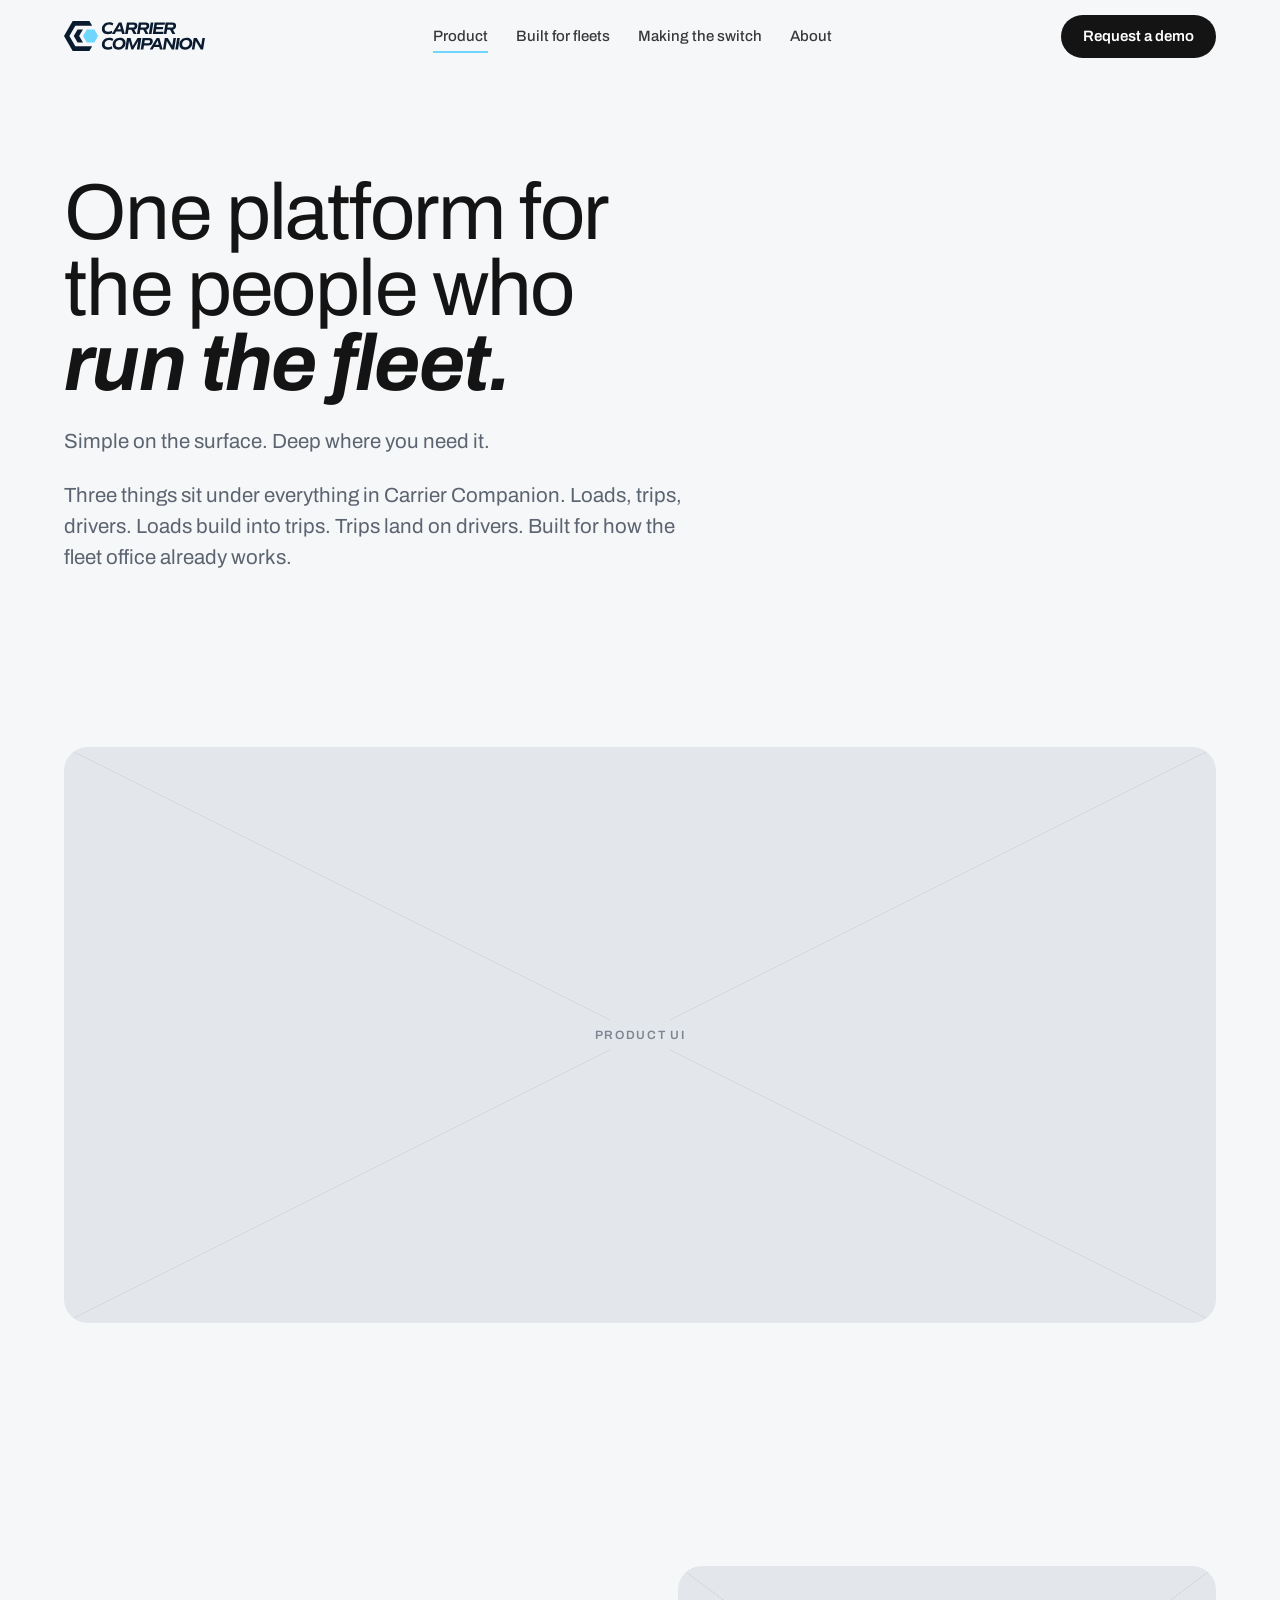
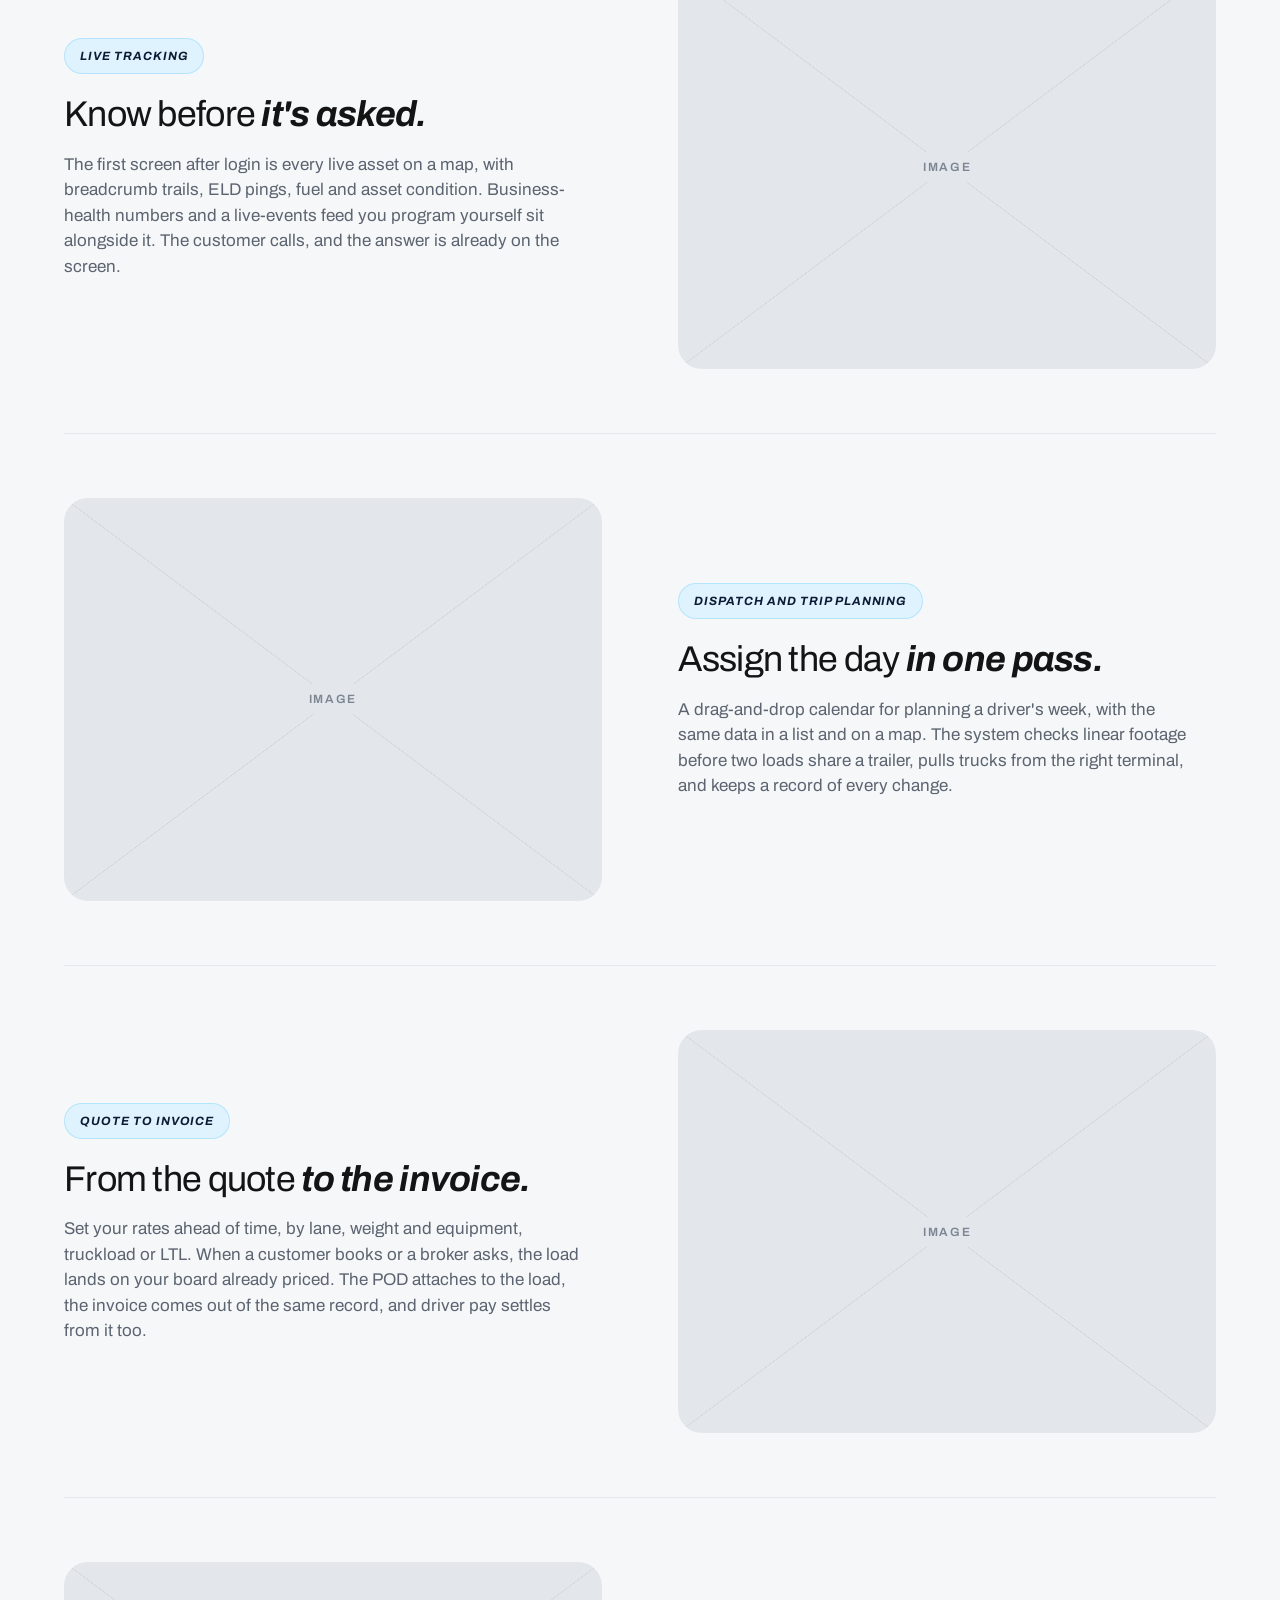
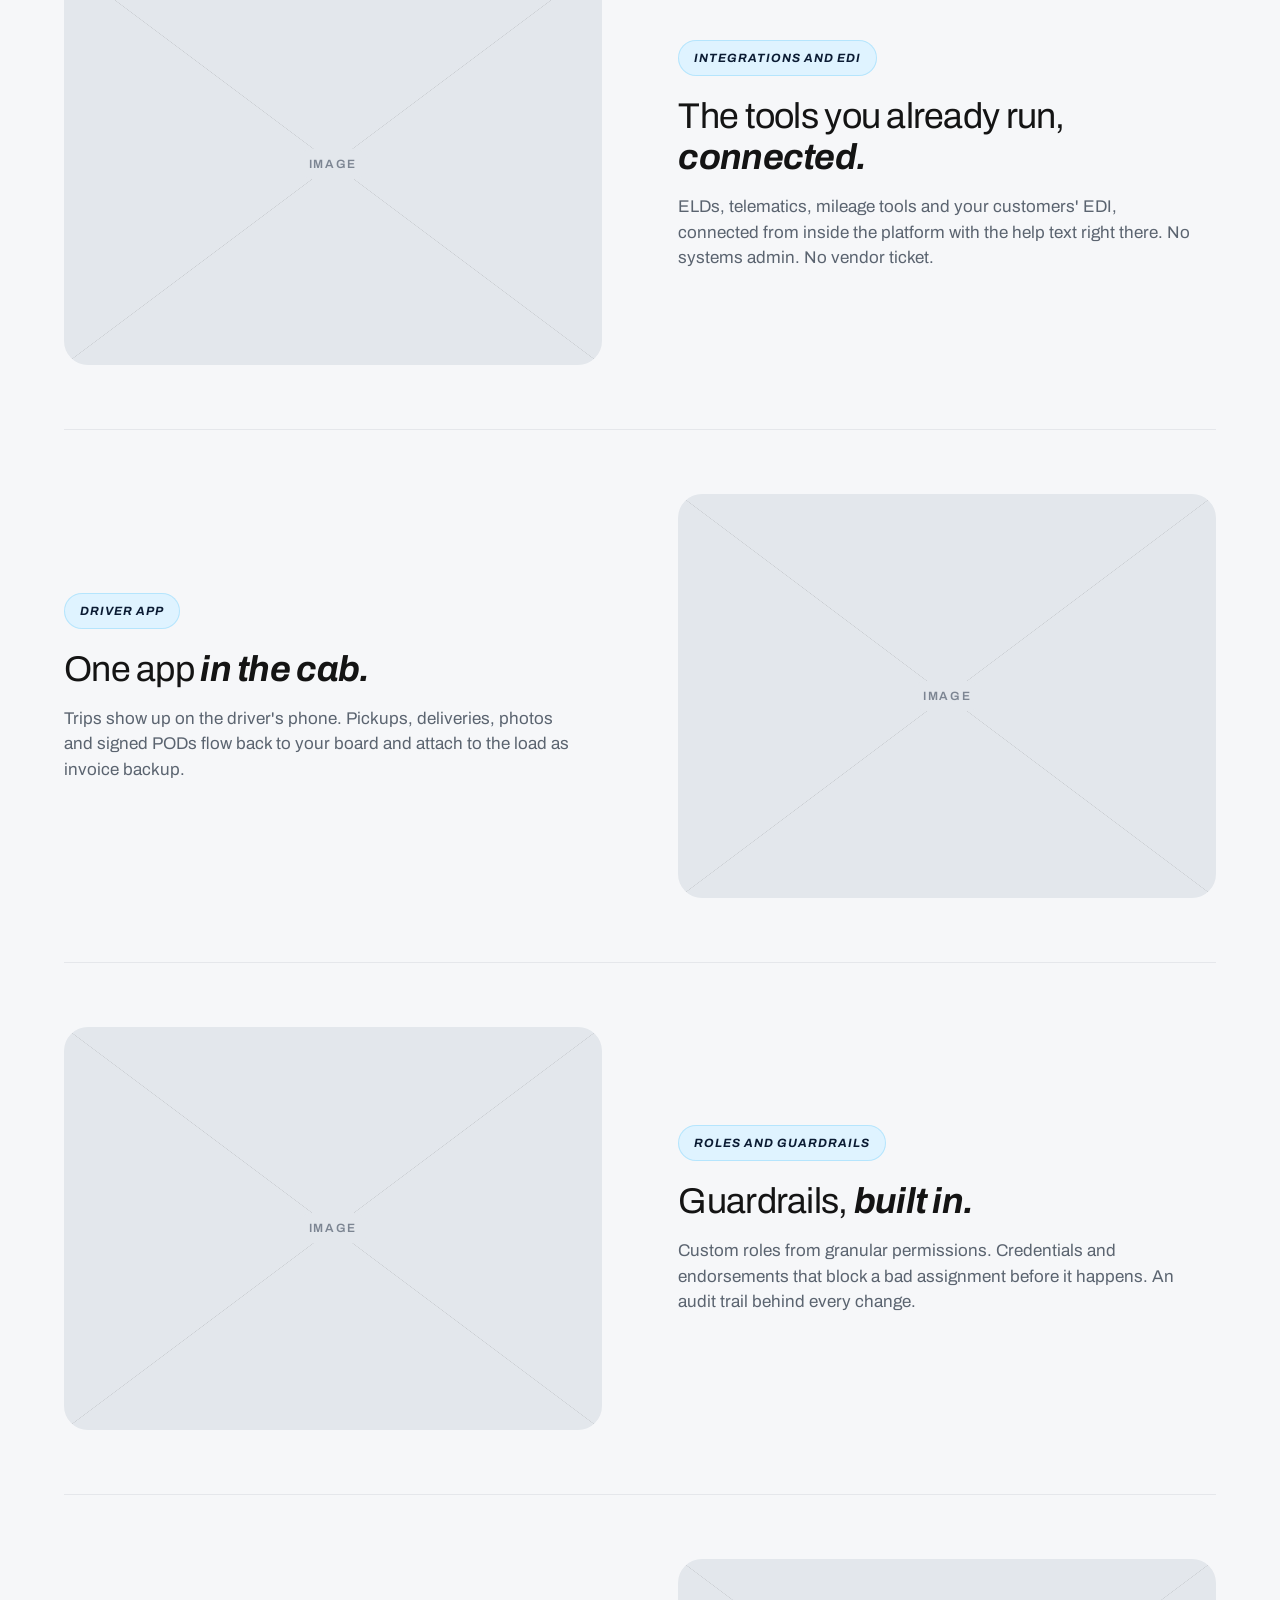
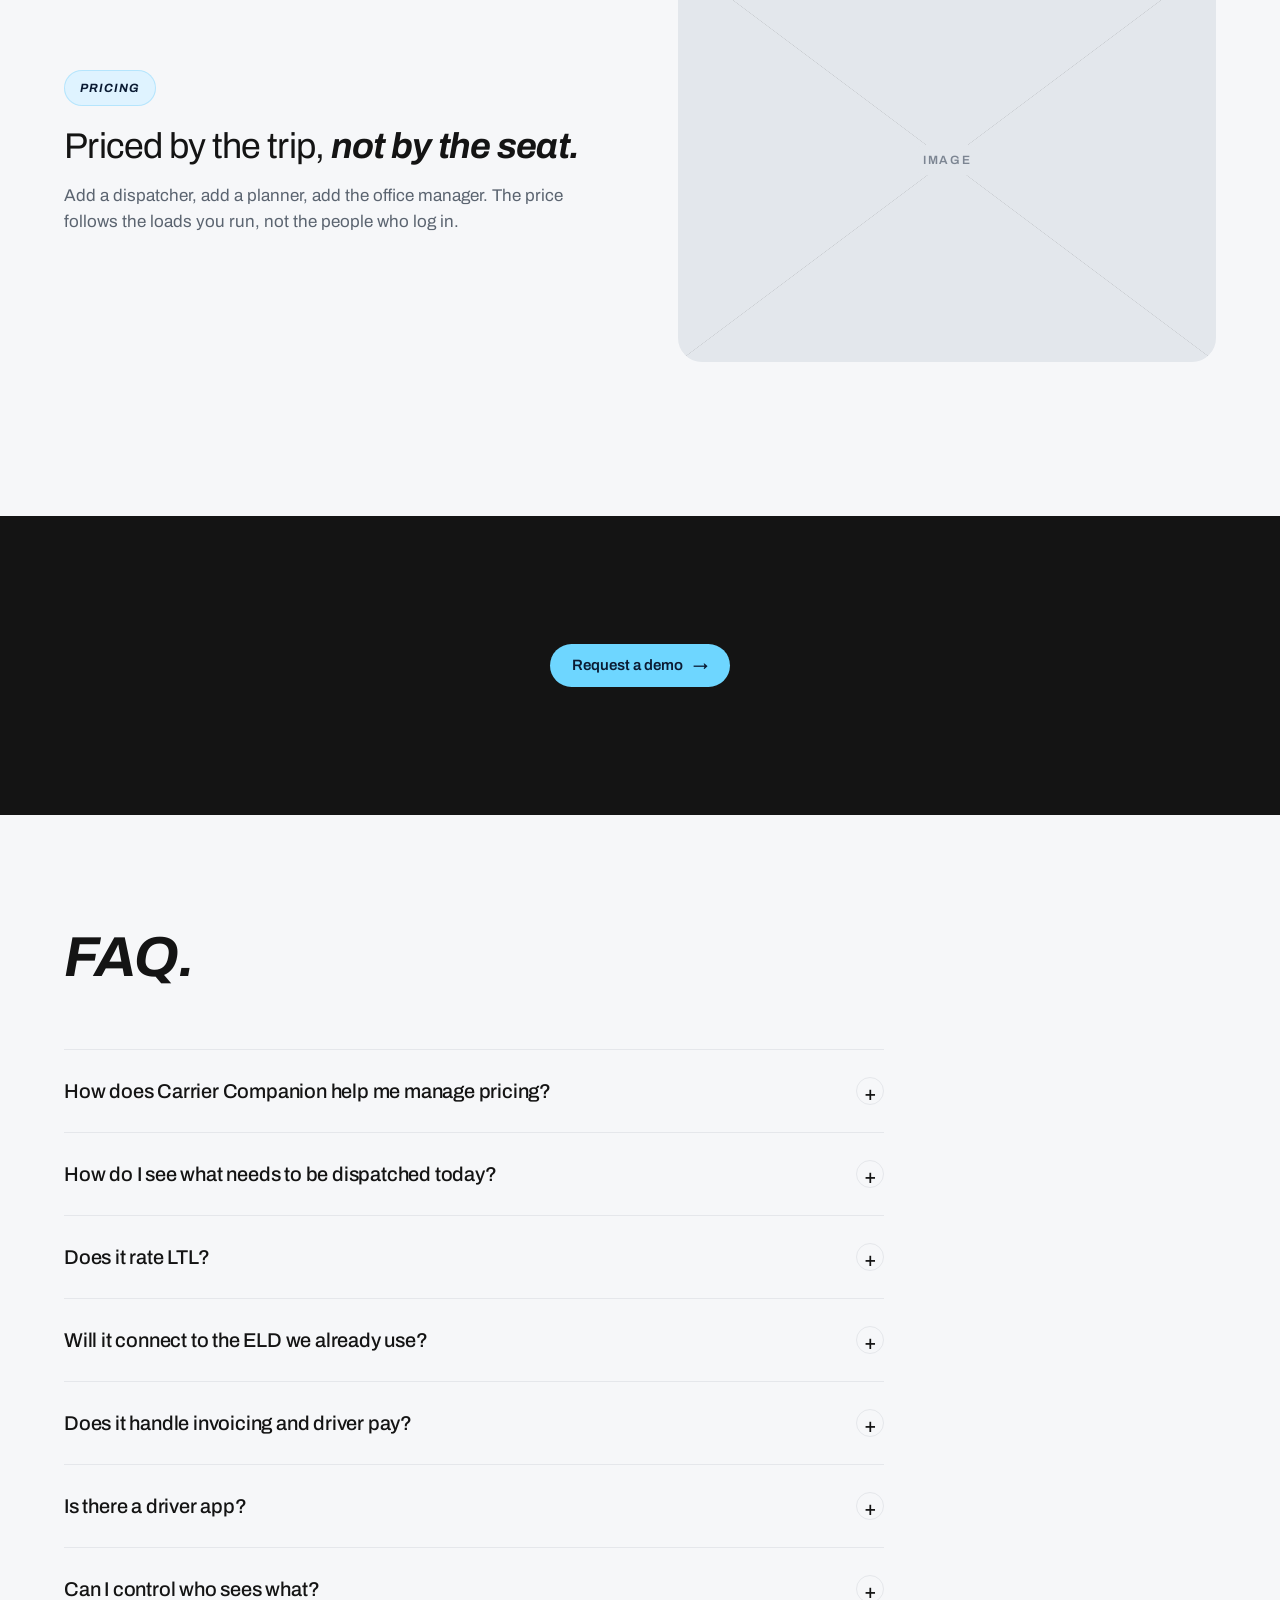
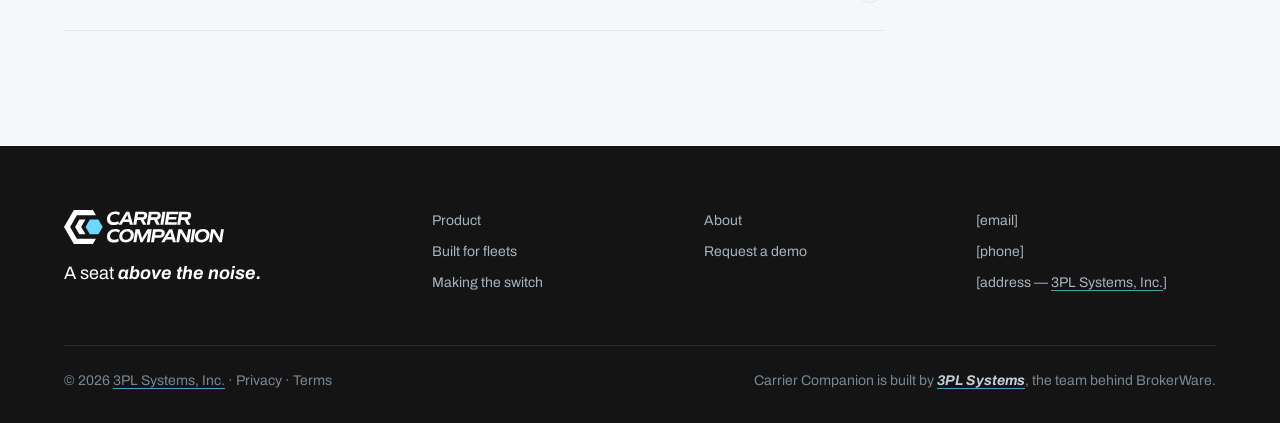
<file: product.html>
<!doctype html>
<html lang="en">
<head>
<meta charset="utf-8">
<meta name="viewport" content="width=device-width,initial-scale=1">
<title>The product - Carrier Companion</title>
<meta name="description" content="Dispatch, live tracking, rating, documents, invoicing and driver pay in one platform for the office that runs the fleet.">
<link rel="icon" href="assets/mark.svg" type="image/svg+xml">
<link rel="preconnect" href="https://fonts.googleapis.com"><link rel="preconnect" href="https://fonts.gstatic.com" crossorigin>
<link href="https://fonts.googleapis.com/css2?family=Archivo:ital,wght@0,400;0,500;0,600;0,700;1,600;1,700&display=swap" rel="stylesheet">
<link rel="stylesheet" href="css/site.css">
<meta property="og:title" content="The product - Carrier Companion"><meta property="og:description" content="Dispatch, live tracking, rating, documents, invoicing and driver pay in one platform for the office that runs the fleet.">
</head>
<body>
<header class="nav">
  <div class="container nav-inner">
    <a class="brand" href="./" aria-label="Carrier Companion home"><img src="assets/logo-light.svg" alt="Carrier Companion"></a>
    <nav class="nav-links" aria-label="Primary">
      <a href="product" aria-current="page">Product</a>
      <a href="built-for-fleets">Built for fleets</a>
      <a href="switch">Making the switch</a>
      <a href="about">About</a>
    </nav>
    <div class="nav-cta">
      <a class="btn btn-primary" href="demo">Request a demo</a>
      <button class="nav-toggle" aria-label="Menu" aria-expanded="false"><span></span><span></span><span></span></button>
    </div>
  </div>
</header>
<main>

<section class="page-hero">
  <div class="container">
    <h1>One platform for the people who <em>run the fleet.</em></h1>
    <p class="lede">Simple on the surface. Deep where you need it.</p>
    <p class="lede">Three things sit under everything in Carrier Companion. Loads, trips, drivers. Loads build into trips. Trips land on drivers. Built for how the fleet office already works.</p>
  </div>
</section>
<section class="section-tight"><div class="container">
  <div class="reveal"><div class="ph" style="aspect-ratio:16/8"><span>Product UI</span></div></div>
</div></section>
<section class="section-tight"><div class="container">
<div class="feature reveal"><div><div class="num">Live tracking</div><h3>Know before <em>it's asked.</em></h3><p>The first screen after login is every live asset on a map, with breadcrumb trails, ELD pings, fuel and asset condition. Business-health numbers and a live-events feed you program yourself sit alongside it. The customer calls, and the answer is already on the screen.</p></div><div class="media"><div class="ph" style="aspect-ratio:4/3"><span>Image</span></div></div></div>
<div class="feature reveal"><div><div class="num">Dispatch and trip planning</div><h3>Assign the day <em>in one pass.</em></h3><p>A drag-and-drop calendar for planning a driver's week, with the same data in a list and on a map. The system checks linear footage before two loads share a trailer, pulls trucks from the right terminal, and keeps a record of every change.</p></div><div class="media"><div class="ph" style="aspect-ratio:4/3"><span>Image</span></div></div></div>
<div class="feature reveal"><div><div class="num">Quote to invoice</div><h3>From the quote <em>to the invoice.</em></h3><p>Set your rates ahead of time, by lane, weight and equipment, truckload or LTL. When a customer books or a broker asks, the load lands on your board already priced. The POD attaches to the load, the invoice comes out of the same record, and driver pay settles from it too.</p></div><div class="media"><div class="ph" style="aspect-ratio:4/3"><span>Image</span></div></div></div>
<div class="feature reveal"><div><div class="num">Integrations and EDI</div><h3>The tools you already run, <em>connected.</em></h3><p>ELDs, telematics, mileage tools and your customers' EDI, connected from inside the platform with the help text right there. No systems admin. No vendor ticket.</p></div><div class="media"><div class="ph" style="aspect-ratio:4/3"><span>Image</span></div></div></div>
<div class="feature reveal"><div><div class="num">Driver app</div><h3>One app <em>in the cab.</em></h3><p>Trips show up on the driver's phone. Pickups, deliveries, photos and signed PODs flow back to your board and attach to the load as invoice backup.</p></div><div class="media"><div class="ph" style="aspect-ratio:4/3"><span>Image</span></div></div></div>
<div class="feature reveal"><div><div class="num">Roles and guardrails</div><h3>Guardrails, <em>built in.</em></h3><p>Custom roles from granular permissions. Credentials and endorsements that block a bad assignment before it happens. An audit trail behind every change.</p></div><div class="media"><div class="ph" style="aspect-ratio:4/3"><span>Image</span></div></div></div>
<div class="feature reveal"><div><div class="num">Pricing</div><h3>Priced by the trip, <em>not by the seat.</em></h3><p>Add a dispatcher, add a planner, add the office manager. The price follows the loads you run, not the people who log in.</p></div><div class="media"><div class="ph" style="aspect-ratio:4/3"><span>Image</span></div></div></div>
</div></section>
<section class="band dark">
  <div class="container reveal">
    <a class="btn btn-sky" href="demo">Request a demo <span class="arrow">→</span></a>
  </div>
</section>
<section class="section">
  <div class="container">
    <div class="section-head reveal">
      <h2><em>FAQ.</em></h2>
    </div>
    <div class="faq reveal">
      <details><summary>How does Carrier Companion help me manage pricing? <span class="plus">+</span></summary><div class="a">You set rates ahead of time, by lane, weight range, equipment and service area, truckload or LTL. After that the rates answer for you: a customer books against them, a spot quote on the phone runs against them, and the load lands on your board already priced. Through open APIs, the same rates can show up inside brokers' own systems.</div></details>
      <details><summary>How do I see what needs to be dispatched today? <span class="plus">+</span></summary><div class="a">The board. Unassigned loads sit where you can see them, next to the trucks that are free, and the same plan shows as a list, a calendar or a map. The system can also match available trucks to open loads and price the match from your rates, so the morning starts with a proposal instead of a blank week.</div></details>
      <details><summary>Does it rate LTL? <span class="plus">+</span></summary><div class="a">Yes, natively. Most asset systems rate truckload only. An LTL rating engine used to be something only large carriers with an IT budget could afford. A twenty-truck fleet gets the same engine here.</div></details>
      <details><summary>Will it connect to the ELD we already use? <span class="plus">+</span></summary><div class="a">That's the idea. ELDs, telematics, mileage tools and your customers' EDI connect from inside the platform, with the help text on the screen. You set it up; nobody waits on a vendor. If the one you run isn't there yet, we build it.</div></details>
      <details><summary>Does it handle invoicing and driver pay? <span class="plus">+</span></summary><div class="a">Yes. The POD attaches to the load, the invoice goes out from the same record, and driver settlement (per mile, per hour or a percentage of the load) comes off it too. Fuel, detention, lumper fees and lease payments sit alongside, with margin visible at the load level.</div></details>
      <details><summary>Is there a driver app? <span class="plus">+</span></summary><div class="a">Yes. What the driver marks on his phone shows up on your board: pickups, deliveries, photos, signed PODs.</div></details>
      <details><summary>Can I control who sees what? <span class="plus">+</span></summary><div class="a">Roles built from granular permissions, and the menu changes with the role. Credentials and endorsements (CDL, hazmat, tanker) block an invalid assignment before it happens. Every change leaves a record.</div></details>
    </div>
  </div>
</section>

</main>
<footer class="footer">
  <div class="container">
    <div class="footer-grid">
      <div>
        <a class="brand" href="./" aria-label="Carrier Companion home"><img src="assets/logo-dark.svg" alt="Carrier Companion"></a>
        <p class="tag">A seat <em>above the noise.</em></p>
      </div>
      <div>
        <ul><li><a href="product">Product</a></li><li><a href="built-for-fleets">Built for fleets</a></li><li><a href="switch">Making the switch</a></li></ul>
      </div>
      <div>
        <ul><li><a href="about">About</a></li><li><a href="demo">Request a demo</a></li></ul>
      </div>
      <div>
        <ul><li>[email]</li><li>[phone]</li><li>[address — <a class="ext" href="https://3plsystems.com/" rel="noopener">3PL Systems, Inc.</a>]</li></ul>
      </div>
    </div>
    <div class="footer-bottom">
      <div>© 2026 <a class="ext" href="https://3plsystems.com/" rel="noopener">3PL Systems, Inc.</a> · <a href="#">Privacy</a> · <a href="#">Terms</a></div>
      <div class="hallmark">Carrier Companion is built by <b><a class="ext" href="https://3plsystems.com/" rel="noopener">3PL Systems</a></b>, the team behind BrokerWare.</div>
    </div>
  </div>
</footer>
<script src="js/site.js"></script>
</body>
</html>
</file>
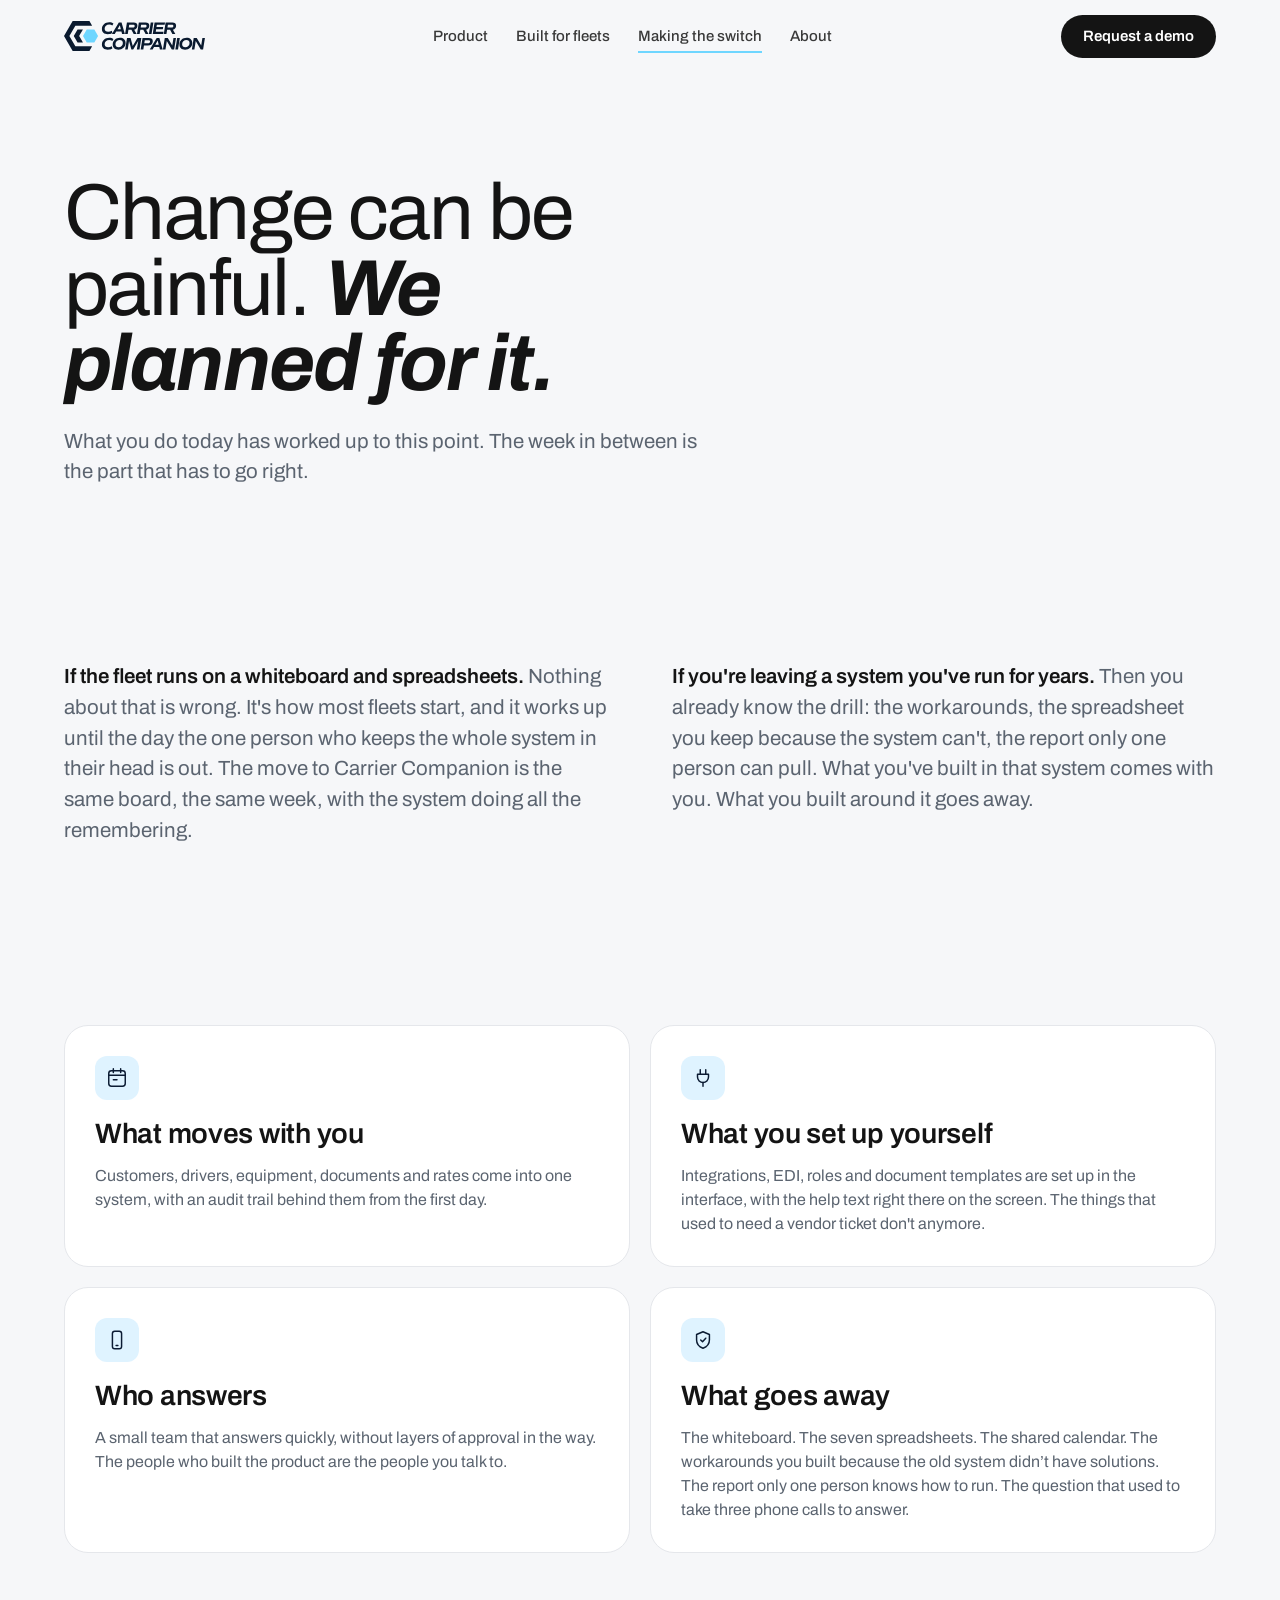
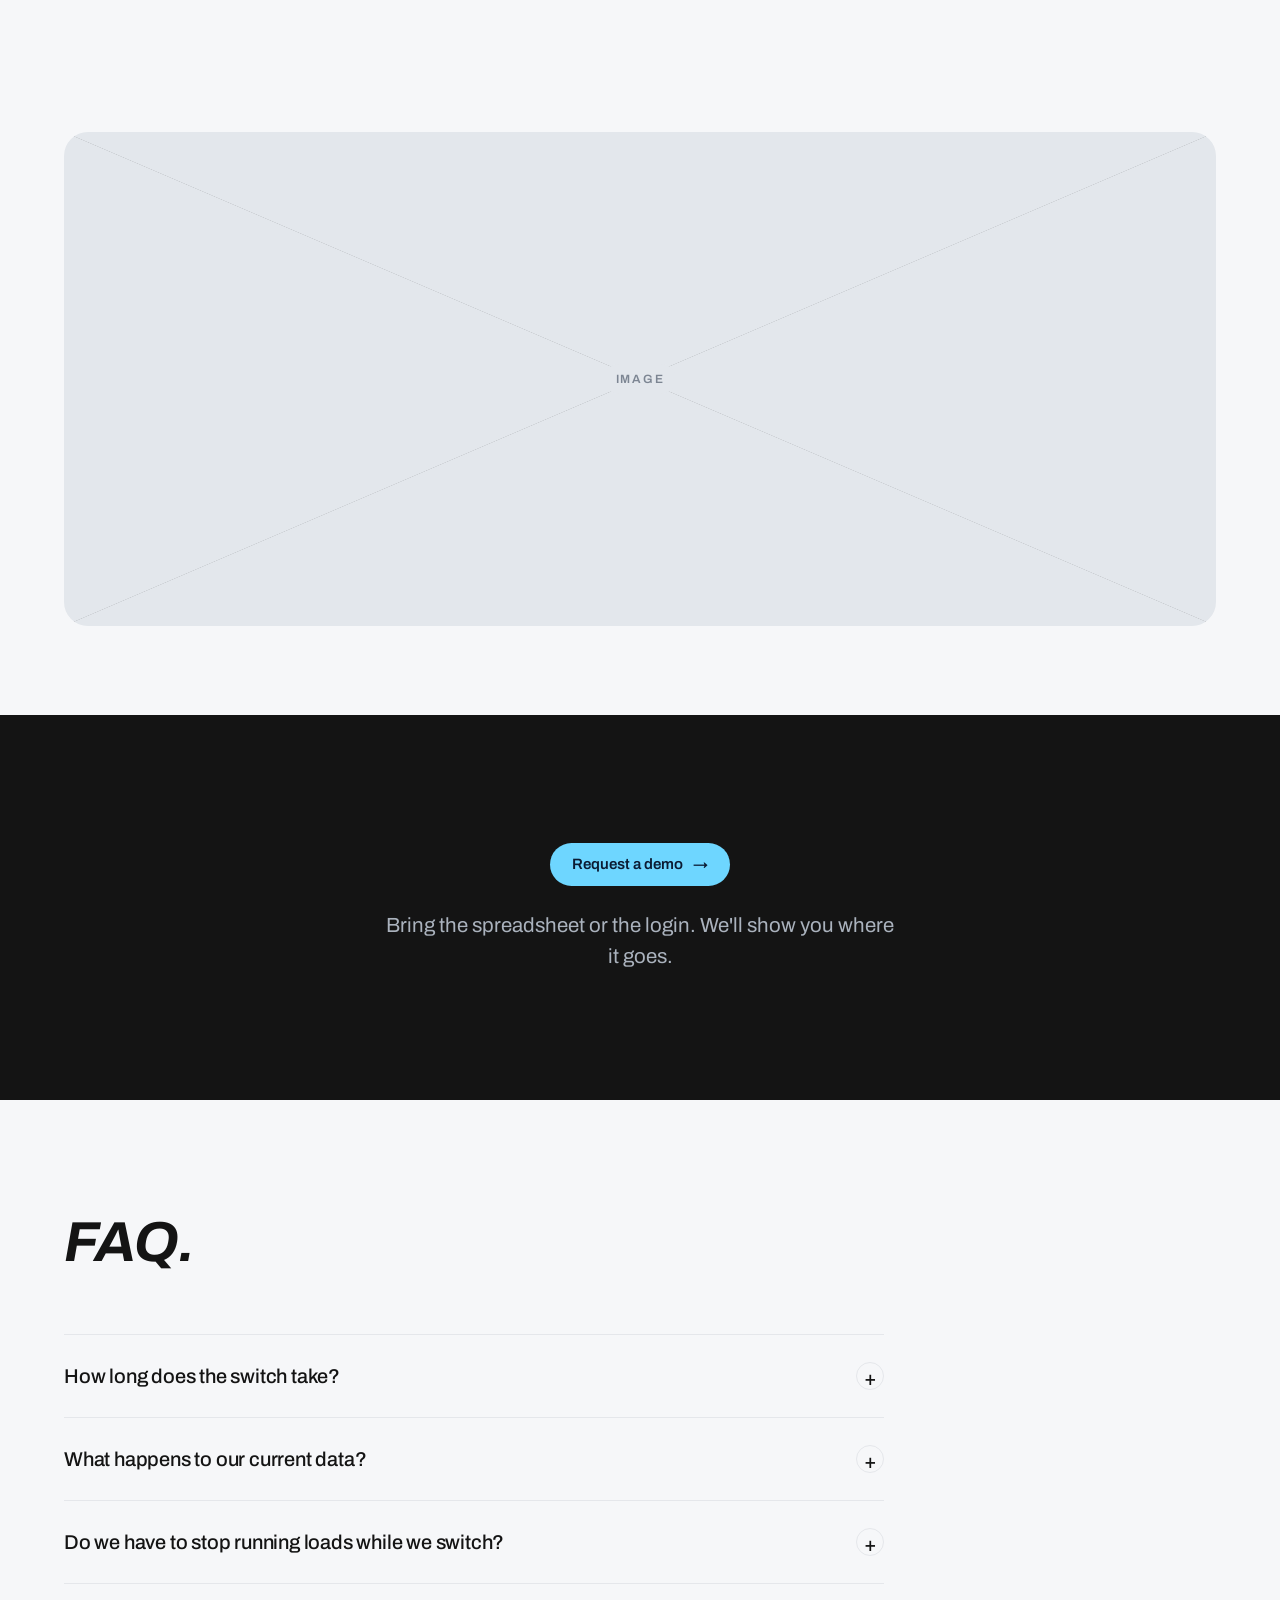
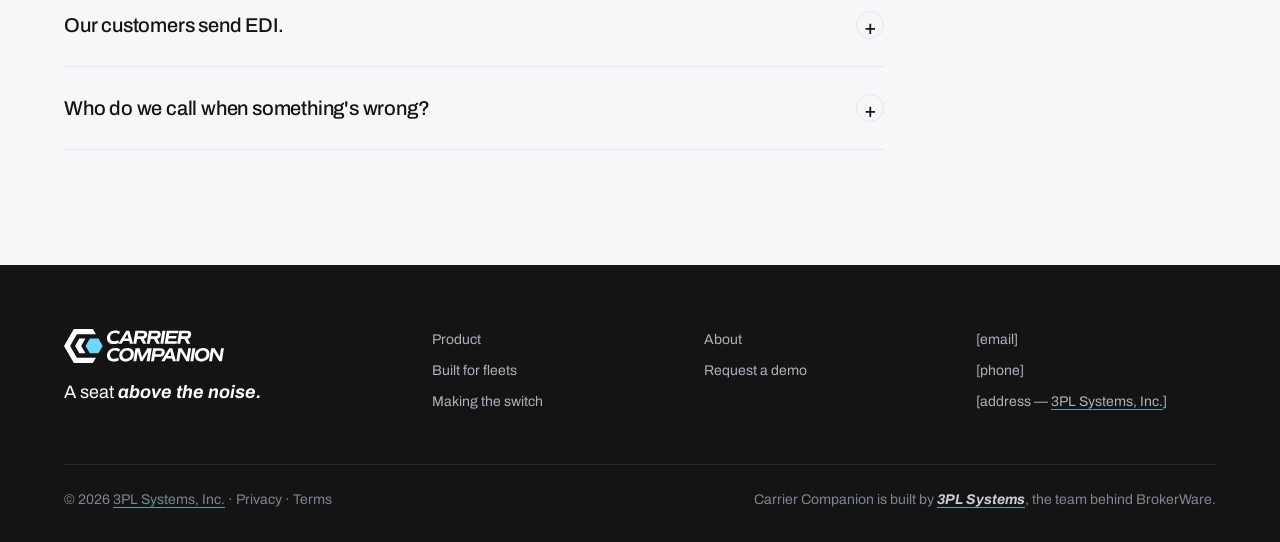
<file: switch.html>
<!doctype html>
<html lang="en">
<head>
<meta charset="utf-8">
<meta name="viewport" content="width=device-width,initial-scale=1">
<title>Making the switch - Carrier Companion</title>
<meta name="description" content="What you do today works. Here's what the week in between looks like, whether you're coming from spreadsheets or from a system you've run for years.">
<link rel="icon" href="assets/mark.svg" type="image/svg+xml">
<link rel="preconnect" href="https://fonts.googleapis.com"><link rel="preconnect" href="https://fonts.gstatic.com" crossorigin>
<link href="https://fonts.googleapis.com/css2?family=Archivo:ital,wght@0,400;0,500;0,600;0,700;1,600;1,700&display=swap" rel="stylesheet">
<link rel="stylesheet" href="css/site.css">
<meta property="og:title" content="Making the switch - Carrier Companion"><meta property="og:description" content="What you do today works. Here's what the week in between looks like, whether you're coming from spreadsheets or from a system you've run for years.">
</head>
<body>
<header class="nav">
  <div class="container nav-inner">
    <a class="brand" href="./" aria-label="Carrier Companion home"><img src="assets/logo-light.svg" alt="Carrier Companion"></a>
    <nav class="nav-links" aria-label="Primary">
      <a href="product">Product</a>
      <a href="built-for-fleets">Built for fleets</a>
      <a href="switch" aria-current="page">Making the switch</a>
      <a href="about">About</a>
    </nav>
    <div class="nav-cta">
      <a class="btn btn-primary" href="demo">Request a demo</a>
      <button class="nav-toggle" aria-label="Menu" aria-expanded="false"><span></span><span></span><span></span></button>
    </div>
  </div>
</header>
<main>

<section class="page-hero">
  <div class="container">
    <h1>Change can be painful. <em>We planned for it.</em></h1>
    <p class="lede">What you do today has worked up to this point. The week in between is the part that has to go right.</p>
  </div>
</section>
<section class="section-tight"><div class="container">
  <div class="paths reveal">
    <p class="lede"><b>If the fleet runs on a whiteboard and spreadsheets.</b> Nothing about that is wrong. It's how most fleets start, and it works up until the day the one person who keeps the whole system in their head is out. The move to Carrier Companion is the same board, the same week, with the system doing all the remembering.</p>
    <p class="lede"><b>If you're leaving a system you've run for years.</b> Then you already know the drill: the workarounds, the spreadsheet you keep because the system can't, the report only one person can pull. What you've built in that system comes with you. What you built around it goes away.</p>
  </div>
</div></section>
<section class="section-tight"><div class="container">
  <div class="cards two reveal">
    <article class="card"><div class="icon"><svg viewBox="0 0 24 24" fill="none" stroke="currentColor" stroke-width="1.6" stroke-linecap="round" stroke-linejoin="round"><rect x="3" y="4" width="18" height="17" rx="3"/><path d="M3 9h18M8 2v4M16 2v4M8 14h4"/></svg></div><h3>What moves with you</h3><p>Customers, drivers, equipment, documents and rates come into one system, with an audit trail behind them from the first day.</p></article>
    <article class="card"><div class="icon"><svg viewBox="0 0 24 24" fill="none" stroke="currentColor" stroke-width="1.6" stroke-linecap="round" stroke-linejoin="round"><path d="M9 3v5M15 3v5M6 8h12v3a6 6 0 0 1-12 0z"/><path d="M12 17v4"/></svg></div><h3>What you set up yourself</h3><p>Integrations, EDI, roles and document templates are set up in the interface, with the help text right there on the screen. The things that used to need a vendor ticket don't anymore.</p></article>
    <article class="card"><div class="icon"><svg viewBox="0 0 24 24" fill="none" stroke="currentColor" stroke-width="1.6" stroke-linecap="round" stroke-linejoin="round"><rect x="7" y="2.5" width="10" height="19" rx="2.5"/><path d="M11 18h2"/></svg></div><h3>Who answers</h3><p>A small team that answers quickly, without layers of approval in the way. The people who built the product are the people you talk to.</p></article>
    <article class="card"><div class="icon"><svg viewBox="0 0 24 24" fill="none" stroke="currentColor" stroke-width="1.6" stroke-linecap="round" stroke-linejoin="round"><path d="M12 3l7 3v6c0 4.5-3 7.5-7 9-4-1.5-7-4.5-7-9V6z"/><path d="M9.5 12l2 2 3.5-4"/></svg></div><h3>What goes away</h3><p>The whiteboard. The seven spreadsheets. The shared calendar. The workarounds you built because the old system didn’t have solutions. The report only one person knows how to run. The question that used to take three phone calls to answer.</p></article>
  </div>
</div></section>
<section class="section-tight"><div class="container"><div class="reveal"><div class="ph" style="aspect-ratio:21/9"><span>Image</span></div></div></div></section>
<section class="band dark">
  <div class="container reveal">
    <a class="btn btn-sky" href="demo">Request a demo <span class="arrow">→</span></a>
    <p class="lede" style="margin:24px auto 0">Bring the spreadsheet or the login. We'll show you where it goes.</p>
  </div>
</section>
<section class="section">
  <div class="container">
    <div class="section-head reveal">
      <h2><em>FAQ.</em></h2>
    </div>
    <div class="faq reveal">
      <details><summary>How long does the switch take? <span class="plus">+</span></summary><div class="a">A fleet moving off spreadsheets is a different job from one leaving a system it has run for fifteen years. The first call is where we figure out which one you are, and you'll get a straight answer on timing before you commit to anything.</div></details>
      <details><summary>What happens to our current data? <span class="plus">+</span></summary><div class="a">It comes with you. Customers, drivers, equipment, rates, documents and load history move into Carrier Companion, so nothing you've built over the years stays behind in the old system.</div></details>
      <details><summary>Do we have to stop running loads while we switch? <span class="plus">+</span></summary><div class="a">No. The board you're on today keeps running until the new one is ready, and the cutover happens on a day you pick.</div></details>
      <details><summary>Our customers send EDI. <span class="plus">+</span></summary><div class="a">Set it up easily, in the interface. 204s in, 214s out, and the rest.</div></details>
      <details><summary>Who do we call when something's wrong? <span class="plus">+</span></summary><div class="a">A small team, without layers of approval in the way. The people who built the product are the people you talk to.</div></details>
    </div>
  </div>
</section>

</main>
<footer class="footer">
  <div class="container">
    <div class="footer-grid">
      <div>
        <a class="brand" href="./" aria-label="Carrier Companion home"><img src="assets/logo-dark.svg" alt="Carrier Companion"></a>
        <p class="tag">A seat <em>above the noise.</em></p>
      </div>
      <div>
        <ul><li><a href="product">Product</a></li><li><a href="built-for-fleets">Built for fleets</a></li><li><a href="switch">Making the switch</a></li></ul>
      </div>
      <div>
        <ul><li><a href="about">About</a></li><li><a href="demo">Request a demo</a></li></ul>
      </div>
      <div>
        <ul><li>[email]</li><li>[phone]</li><li>[address — <a class="ext" href="https://3plsystems.com/" rel="noopener">3PL Systems, Inc.</a>]</li></ul>
      </div>
    </div>
    <div class="footer-bottom">
      <div>© 2026 <a class="ext" href="https://3plsystems.com/" rel="noopener">3PL Systems, Inc.</a> · <a href="#">Privacy</a> · <a href="#">Terms</a></div>
      <div class="hallmark">Carrier Companion is built by <b><a class="ext" href="https://3plsystems.com/" rel="noopener">3PL Systems</a></b>, the team behind BrokerWare.</div>
    </div>
  </div>
</footer>
<script src="js/site.js"></script>
</body>
</html>
</file>
<file: css/site.css>
/* Carrier Companion — site styles. Built by hand at Champion Digital Media. */
:root{
  --ink:#141414; --navy:#0b1b33; --navy-2:#10243f; --sky:#6ed6ff; --sky-deep:#38bdf8; --ice:#dff3ff;
  --paper:#f6f7f9; --white:#ffffff; --line:#e5e7eb; --mute:#94a3b8; --text:#393939; --text-2:#5b6470;
  --radius:16px; --radius-lg:24px; --max:1200px; --gutter:24px;
  --font:"Archivo","Inter",-apple-system,BlinkMacSystemFont,"Segoe UI",Roboto,Helvetica,Arial,sans-serif;
  --shadow-card:0 1px 2px rgba(11,27,51,.06),0 24px 48px -24px rgba(11,27,51,.25);
  --shadow-glass:0 1px 0 rgba(255,255,255,.6) inset,0 20px 50px -20px rgba(11,27,51,.35);
}
*{box-sizing:border-box}
html{scroll-behavior:smooth;-webkit-text-size-adjust:100%}
body{margin:0;font-family:var(--font);color:var(--text);background:var(--paper);line-height:1.5;font-size:17px;-webkit-font-smoothing:antialiased}
img{max-width:100%;display:block}
a{color:inherit;text-decoration:none}
::selection{background:var(--sky);color:var(--navy)}
.container{max-width:var(--max);margin:0 auto;padding:0 var(--gutter)}
.sr-only{position:absolute;width:1px;height:1px;overflow:hidden;clip:rect(0 0 0 0)}

/* Type */
h1,h2,h3,h4{margin:0;font-weight:400;letter-spacing:-.02em;color:var(--ink)}
h1{font-size:clamp(44px,6.2vw,92px);line-height:.95}
h2{font-size:clamp(34px,4.4vw,64px);line-height:.98}
h3{font-size:clamp(22px,2.2vw,28px);line-height:1.15;font-weight:600;letter-spacing:-.01em}
h1 em,h2 em,h3 em,.em{font-style:italic;font-weight:700}
.eyebrow{display:inline-block;font-size:12px;font-weight:600;letter-spacing:.14em;text-transform:uppercase;color:var(--sky-deep);margin-bottom:20px}
.lede{font-size:clamp(18px,1.6vw,22px);line-height:1.5;color:var(--text-2);max-width:640px}
p{margin:0 0 1em}
.dark{background:var(--ink);color:#c9ced6}
.dark h1,.dark h2,.dark h3{color:var(--white)}
.dark .lede,.dark p{color:#aab2bd}
.dark .eyebrow{color:var(--sky)}
.navy{background:var(--navy);color:#c9d3e2}
.navy h1,.navy h2,.navy h3{color:var(--white)}
.navy .lede,.navy p{color:#b6c2d3}
.navy .eyebrow{color:var(--sky)}

/* Buttons */
.btn{display:inline-flex;align-items:center;gap:10px;padding:14px 22px;border-radius:999px;font-weight:600;font-size:15px;line-height:1;transition:transform .2s ease,background .2s ease,color .2s ease,box-shadow .2s ease;white-space:nowrap}
.btn:hover{transform:translateY(-1px)}
.btn-primary{background:var(--ink);color:var(--white)}
.btn-primary:hover{background:var(--sky);color:var(--navy)}
.btn-sky{background:var(--sky);color:var(--navy)}
.btn-sky:hover{background:var(--white);color:var(--navy)}
.btn-ghost{background:transparent;color:var(--ink);box-shadow:inset 0 0 0 1px var(--line)}
.btn-ghost:hover{box-shadow:inset 0 0 0 2px var(--sky);color:var(--navy)}
.dark .btn-ghost,.navy .btn-ghost{color:var(--white);box-shadow:inset 0 0 0 1px rgba(255,255,255,.25)}
.dark .btn-ghost:hover,.navy .btn-ghost:hover{box-shadow:inset 0 0 0 2px var(--sky);color:var(--sky)}
.btn .arrow{transition:transform .2s ease}
.btn:hover .arrow{transform:translateX(3px)}
a.ext{color:inherit;text-decoration:underline;text-decoration-color:rgba(110,214,255,.7);text-decoration-thickness:1px;text-underline-offset:3px;transition:color .2s ease}
a.ext:hover{color:var(--sky-deep)}
.link{font-weight:600;color:var(--ink);display:inline-flex;align-items:center;gap:8px}
.link:hover{color:var(--sky-deep)}
.link:hover .arrow{transform:translateX(3px)}
.link .arrow{transition:transform .2s ease}
.dark .link,.navy .link{color:var(--white)}

/* Nav */
.nav{position:sticky;top:0;z-index:50;backdrop-filter:saturate(180%) blur(14px);-webkit-backdrop-filter:saturate(180%) blur(14px);background:rgba(246,247,249,.75);border-bottom:1px solid transparent;transition:border-color .3s ease,background .3s ease}
.nav.is-scrolled{border-bottom-color:var(--line)}
.nav-inner{display:flex;align-items:center;justify-content:space-between;height:72px;gap:24px}
.brand{display:flex;align-items:center;color:var(--ink)}
.brand img{height:30px;width:auto;display:block}
.footer .brand img{height:34px}
.nav-links{display:flex;gap:28px;align-items:center;font-size:15px;font-weight:500;color:var(--text)}
.nav-links a{position:relative;padding:6px 0}
.nav-links a::after{content:"";position:absolute;left:0;right:0;bottom:0;height:2px;background:var(--sky);transform:scaleX(0);transform-origin:left;transition:transform .25s ease}
.nav-links a:hover::after,.nav-links a[aria-current="page"]::after{transform:scaleX(1)}
.nav-cta{display:flex;align-items:center;gap:12px}
.nav-toggle{display:none;background:none;border:0;padding:8px;cursor:pointer}
.nav-toggle span{display:block;width:22px;height:2px;background:var(--ink);margin:5px 0;transition:transform .25s ease,opacity .25s ease}
@media (max-width:900px){
  .nav-links{display:none;position:absolute;left:0;right:0;top:72px;background:var(--paper);flex-direction:column;align-items:flex-start;padding:16px 24px 24px;gap:6px;border-bottom:1px solid var(--line)}
  .nav-links a{font-size:18px;padding:10px 0}
  .nav.open .nav-links{display:flex}
  .nav-toggle{display:block}
  .nav.open .nav-toggle span:nth-child(1){transform:translateY(7px) rotate(45deg)}
  .nav.open .nav-toggle span:nth-child(2){opacity:0}
  .nav.open .nav-toggle span:nth-child(3){transform:translateY(-7px) rotate(-45deg)}
  .nav-cta .btn-ghost{display:none}
}

/* Sections */
.section{padding:clamp(72px,9vw,128px) 0}
.section-tight{padding:clamp(56px,7vw,96px) 0}
.section-head{max-width:820px;margin-bottom:clamp(40px,5vw,64px)}
.section-head .lede{margin-top:20px}
.split{display:grid;grid-template-columns:1.05fr 1fr;gap:clamp(32px,6vw,96px);align-items:center}
.split.reverse{grid-template-columns:1fr 1.05fr}
.split.reverse .media{order:-1}
@media (max-width:900px){.split,.split.reverse{grid-template-columns:1fr}.split.reverse .media{order:0}}
.media{position:relative}
.media img{width:100%;height:auto;border-radius:var(--radius-lg);object-fit:cover}
.media.tall img{aspect-ratio:4/5}
.media.wide img{aspect-ratio:16/10}
.media .photo-caption{position:absolute;left:20px;bottom:18px;font-size:12px;letter-spacing:.1em;text-transform:uppercase;color:rgba(255,255,255,.85);font-weight:600}

/* Hero */
.hero{padding:clamp(48px,7vw,96px) 0 0;overflow:hidden;position:relative}
.hero-grid{display:grid;grid-template-columns:1.1fr 1fr;gap:clamp(32px,5vw,72px);align-items:center}
@media (max-width:960px){.hero-grid{grid-template-columns:1fr}}
.hero h1{max-width:12ch}
.hero .lede{margin:28px 0 36px}
.hero-actions{display:flex;gap:14px;align-items:center;flex-wrap:wrap}
.hero-stage{position:relative;aspect-ratio:1/1;min-width:0}
.hero-grid>*{min-width:0}
@media (min-width:961px){.hero-stage{min-height:420px}}
@media (max-width:640px){.hero-stage .g1{left:0;width:54%}.hero-stage .g2{right:0}.hero-stage .g3{display:none}.hero .lede{font-size:18px}}
.hero-stage .bg{position:absolute;inset:0;border-radius:var(--radius-lg);overflow:hidden}
.hero-stage .bg img{width:100%;height:100%;object-fit:cover}
.hero-stage .bg::after{content:"";position:absolute;inset:0;background:linear-gradient(180deg,rgba(11,27,51,0) 40%,rgba(11,27,51,.35) 100%)}
.glass{position:absolute;background:rgba(255,255,255,.86);backdrop-filter:blur(18px);-webkit-backdrop-filter:blur(18px);border:1px solid rgba(255,255,255,.7);border-radius:14px;box-shadow:var(--shadow-glass);overflow:hidden}
.glass img{display:block;width:100%;height:auto}
.glass.card{padding:16px 18px;min-width:220px}
.glass .k{font-size:11px;font-weight:600;letter-spacing:.12em;text-transform:uppercase;color:var(--mute);margin-bottom:6px}
.glass .v{font-size:17px;font-weight:600;color:var(--navy);letter-spacing:-.01em}
.glass .ok{font-size:11px;font-weight:700;letter-spacing:.08em;text-transform:uppercase;color:#1f9a58;margin-top:6px}
.glass .warn{font-size:11px;font-weight:700;letter-spacing:.08em;text-transform:uppercase;color:#d97a16;margin-top:6px}
.glass .s{font-size:13px;color:var(--text-2);margin-top:4px}
.hero-stage .g1{left:-6%;top:12%;width:44%}
.hero-stage .g2{right:-10%;top:28%}
@media (max-width:1280px){.hero-stage .g2{right:-4%}}
.hero-stage .g3{left:14%;bottom:2.5%}
.float{animation:float 9s ease-in-out infinite}
.float.d2{animation-delay:-3s}
.float.d3{animation-delay:-6s}
@keyframes float{0%,100%{transform:translateY(0)}50%{transform:translateY(-8px)}}
@media (prefers-reduced-motion:reduce){.float{animation:none}}
.hero-strip{margin-top:clamp(48px,6vw,80px);border-top:1px solid var(--line);padding:22px 0;display:flex;gap:32px;justify-content:space-between;flex-wrap:wrap;font-size:13px;color:var(--mute);letter-spacing:.06em;text-transform:uppercase;font-weight:600}
.hero-strip span b{color:var(--ink);font-weight:600}

/* Cards */
.cards{display:grid;grid-template-columns:repeat(3,1fr);gap:20px}
.cards.two{grid-template-columns:repeat(2,1fr)}
@media (max-width:960px){.cards,.cards.two{grid-template-columns:1fr 1fr}}
@media (max-width:640px){.cards,.cards.two{grid-template-columns:1fr}}
.card{background:var(--white);border:1px solid var(--line);border-radius:var(--radius-lg);padding:30px;display:flex;flex-direction:column;gap:14px;transition:transform .25s ease,box-shadow .25s ease,border-color .25s ease}
.card:hover{transform:translateY(-3px);box-shadow:var(--shadow-card);border-color:var(--sky)}
.card .icon{width:44px;height:44px;border-radius:12px;background:var(--ice);display:grid;place-items:center;color:var(--navy)}
.card .icon svg{width:22px;height:22px}
.card h3{margin-top:4px}
.card p{margin:0;color:var(--text-2);font-size:16px}
.card.span-2{grid-column:span 2}
.card.visual{padding:0;overflow:hidden}
.card.visual .body{padding:30px}
.card.visual .shot{background:var(--ice);padding:28px 28px 0;overflow:hidden;max-height:260px}
.card.visual .shot img{border-radius:12px 12px 0 0;box-shadow:0 -1px 0 rgba(255,255,255,.7) inset,0 12px 30px -12px rgba(11,27,51,.35)}
.dark .card{background:#1b1c1e;border-color:#2a2b2e}
.dark .card p{color:#aab2bd}
.dark .card .icon{background:#0f2a44;color:var(--sky)}

/* Day timeline */
.timeline{display:grid;grid-template-columns:repeat(4,1fr);gap:24px;position:relative}
@media (max-width:960px){.timeline{grid-template-columns:1fr 1fr}}
@media (max-width:560px){.timeline{grid-template-columns:1fr}}
.tick{position:relative;padding-top:28px;border-top:1px solid rgba(255,255,255,.14)}
.tick::before{content:"";position:absolute;top:-5px;left:0;width:9px;height:9px;border-radius:50%;background:var(--sky);box-shadow:0 0 0 6px rgba(110,214,255,.14)}
.tick .t{text-transform:uppercase;font-family:var(--font);font-variant-numeric:tabular-nums;font-size:13px;font-weight:600;letter-spacing:.12em;color:var(--sky);margin-bottom:12px}
.tick p{font-size:17px;line-height:1.5;color:#c9ced6}
.tick p b{color:var(--white);font-weight:600}

/* Feature list (product page) */
.feature{display:grid;grid-template-columns:1fr 1fr;gap:clamp(32px,6vw,96px);align-items:center;padding:clamp(40px,5vw,72px) 0;border-top:1px solid var(--line)}
.feature:first-of-type{border-top:0}
.feature:nth-child(even) .media{order:-1}
@media (max-width:900px){.feature{grid-template-columns:1fr}.feature:nth-child(even) .media{order:0}}
.feature .media img{aspect-ratio:4/3;border-radius:var(--radius-lg)}
.feature .num{display:inline-flex;align-items:center;padding:9px 16px;border-radius:999px;background:var(--ice);color:var(--navy);font-size:12px;font-weight:700;font-style:italic;text-transform:uppercase;letter-spacing:.08em;margin-bottom:20px;box-shadow:inset 0 0 0 1px rgba(56,189,248,.25)}
.feature h3{font-size:clamp(26px,2.8vw,36px);font-weight:400;letter-spacing:-.02em}
.feature h3 em{font-style:italic;font-weight:700}
.feature p{margin-top:16px;color:var(--text-2);font-size:17px;max-width:520px}

/* Statement band */
.band{padding:clamp(72px,10vw,140px) 0;text-align:center}
.band h2{max-width:16ch;margin:0 auto}
.band .lede{margin:24px auto 36px;max-width:520px}
.band .hallmark{margin-top:36px;font-size:12px;letter-spacing:.14em;text-transform:uppercase;color:var(--mute);font-weight:600}
.band .hallmark b{color:var(--white);font-style:italic}

/* FAQ */
.faq{max-width:820px}
.faq details{border-top:1px solid var(--line);padding:6px 0}
.faq details:last-child{border-bottom:1px solid var(--line)}
.faq summary{list-style:none;cursor:pointer;display:flex;justify-content:space-between;align-items:center;gap:24px;padding:20px 0;font-size:20px;font-weight:500;color:var(--ink);letter-spacing:-.01em}
.faq summary::-webkit-details-marker{display:none}
.faq summary .plus{width:28px;height:28px;border-radius:50%;border:1px solid var(--line);display:grid;place-items:center;flex:none;transition:transform .25s ease,background .25s ease}
.faq summary:hover .plus{border-color:var(--sky);color:var(--sky-deep)}
.faq details[open] summary .plus{transform:rotate(45deg);background:var(--sky);color:var(--navy);border-color:var(--sky)}
.faq .a{padding:0 0 22px;color:var(--text-2);font-size:17px;max-width:640px}

/* Quote/lineage */
.lineage{display:grid;grid-template-columns:1fr 1fr;gap:clamp(32px,6vw,96px);align-items:center}
@media (max-width:900px){.lineage{grid-template-columns:1fr}}
.stamp{display:inline-flex;align-items:center;gap:10px;padding:10px 16px;border-radius:999px;border:1px solid rgba(255,255,255,.18);font-size:12px;letter-spacing:.12em;text-transform:uppercase;font-weight:600;color:#c9d3e2}
.stamp b{color:var(--white);font-style:italic}
.stamp-logo{display:block;height:20px;width:auto;opacity:.95;transition:opacity .2s ease}
.stamp a:hover .stamp-logo{opacity:.7}

/* Footer */
.footer{background:var(--ink);color:#aab2bd;padding:64px 0 32px;font-size:14px}
.footer-grid{display:grid;grid-template-columns:1.4fr 1fr 1fr 1fr;gap:32px;padding-bottom:40px;border-bottom:1px solid #2a2b2e}
@media (max-width:800px){.footer-grid{grid-template-columns:1fr 1fr}}
@media (max-width:520px){.footer-grid{grid-template-columns:1fr}}
.footer .brand{color:var(--white)}
.footer .tag{margin-top:16px;color:var(--white);font-size:18px}
.footer .tag em{font-style:italic;font-weight:700}
.footer h4{color:var(--white);font-size:12px;letter-spacing:.14em;text-transform:uppercase;font-weight:600;margin-bottom:16px}
.footer ul{list-style:none;padding:0;margin:0;display:grid;gap:10px}
.footer a:hover{color:var(--white)}
.footer-bottom{display:flex;justify-content:space-between;gap:16px;flex-wrap:wrap;padding-top:24px;color:#7c8592}
.footer-bottom .hallmark b{color:#c9ced6;font-style:italic}
.footer-bottom .hallmark{text-align:right}
.lineage-logo{display:block;height:22px;width:auto;opacity:.75;margin:0 0 10px 0}
.lineage-logo.lg{height:34px;margin:0 0 24px 0;opacity:.9}
@media (max-width:800px){.footer-bottom .hallmark{text-align:left}.lineage-logo{margin-left:0}}

/* Page hero (secondary pages) */
.page-hero{padding:clamp(56px,8vw,112px) 0 clamp(40px,5vw,64px)}
.page-hero h1{max-width:14ch}
.page-hero .lede{margin-top:24px}

/* Form */
.form{display:grid;gap:18px;max-width:640px}
.form label{display:grid;gap:8px;font-size:14px;font-weight:600;color:var(--ink)}
.form input,.form select,.form textarea{font:inherit;font-size:16px;padding:14px 16px;border:1px solid var(--line);border-radius:12px;background:var(--white);color:var(--ink);transition:border-color .2s ease,box-shadow .2s ease}
.form input:focus,.form select:focus,.form textarea:focus{outline:0;border-color:var(--sky-deep);box-shadow:0 0 0 4px rgba(56,189,248,.18)}
.form .row{display:grid;grid-template-columns:1fr 1fr;gap:18px}
@media (max-width:560px){.form .row{grid-template-columns:1fr}}
.form .note{font-size:14px;color:var(--mute)}
.form-done{display:none;padding:32px;border-radius:var(--radius-lg);background:var(--white);border:1px solid var(--line)}
.form-done.show{display:block}

/* Reveal */
.reveal{opacity:0;transform:translateY(18px);transition:opacity .7s ease,transform .7s ease}
.reveal.in{opacity:1;transform:none}
@media (prefers-reduced-motion:reduce){.reveal{opacity:1;transform:none;transition:none}}

/* Two-panel image compare (built for fleets) */
.panels{display:grid;grid-template-columns:1fr 1fr;gap:20px}
@media (max-width:800px){.panels{grid-template-columns:1fr}}
.panel{position:relative;border-radius:var(--radius-lg);overflow:hidden;background:var(--white);border:1px solid var(--line);min-height:360px;display:flex;flex-direction:column}
.panel .art{flex:1;min-height:220px;background:var(--ice);display:grid;place-items:center;overflow:hidden}
.panel .art img{width:100%;height:100%;object-fit:cover}
.panel .body{padding:26px 28px}
.panel .body h3{font-size:20px}
.panel .body p{margin:8px 0 0;font-size:15px;color:var(--text-2)}
.panel.sync::after{content:"";position:absolute;left:50%;top:0;bottom:0;width:1px}
.thread{position:relative;height:2px;background:linear-gradient(90deg,transparent,var(--sky),transparent);margin:8px auto 0;width:60%}
.thread::after{content:"";position:absolute;left:50%;top:-4px;width:10px;height:10px;border-radius:50%;background:var(--sky);transform:translateX(-50%);box-shadow:0 0 0 6px rgba(110,214,255,.18)}

/* Team placeholder */
.team{display:grid;grid-template-columns:repeat(4,1fr);gap:20px}
@media (max-width:900px){.team{grid-template-columns:1fr 1fr}}
.person{background:var(--white);border:1px solid var(--line);border-radius:var(--radius-lg);overflow:hidden}
.person .ph-box{aspect-ratio:1/1;background:#e9ecf1}
.person .b{padding:18px 20px}
.person .b b{display:block;color:var(--ink);font-weight:600}
.person .b span{font-size:14px;color:var(--mute)}

/* Placeholders (pre-launch: no final imagery yet) */
.ph{position:relative;width:100%;border-radius:var(--radius-lg);background:#e3e7ec;overflow:hidden;display:grid;place-items:center}
.ph::before,.ph::after{content:"";position:absolute;inset:0;background:linear-gradient(to top right,transparent calc(50% - .5px),rgba(20,20,20,.12) 50%,transparent calc(50% + .5px))}
.ph::after{background:linear-gradient(to top left,transparent calc(50% - .5px),rgba(20,20,20,.12) 50%,transparent calc(50% + .5px))}
.ph span{position:relative;z-index:1;font-size:12px;font-weight:600;letter-spacing:.14em;text-transform:uppercase;color:#7c8592;background:#e3e7ec;padding:6px 12px;border-radius:999px}
.ph-dark{background:#24262a}
.ph-dark::before{background:linear-gradient(to top right,transparent calc(50% - .5px),rgba(255,255,255,.1) 50%,transparent calc(50% + .5px))}
.ph-dark::after{background:linear-gradient(to top left,transparent calc(50% - .5px),rgba(255,255,255,.1) 50%,transparent calc(50% + .5px))}
.ph-dark span{background:#24262a;color:#8b939e}
.hero-stage .bg .ph{border-radius:0}
.glass .ph{background:#eef1f4}.glass .ph span{background:#eef1f4}

/* Linked cards and tags */
a.card{color:inherit;text-decoration:none}
a.num{text-decoration:none;transition:background .2s ease,box-shadow .2s ease}
a.num:hover{background:var(--sky);box-shadow:inset 0 0 0 1px var(--sky)}

/* Switch: two paths */
.paths{display:grid;grid-template-columns:1fr 1fr;gap:clamp(24px,5vw,72px)}
.paths .lede{max-width:none;margin:0}
.paths b{color:var(--ink);font-weight:600}
@media (max-width:800px){.paths{grid-template-columns:1fr}}
</file>
